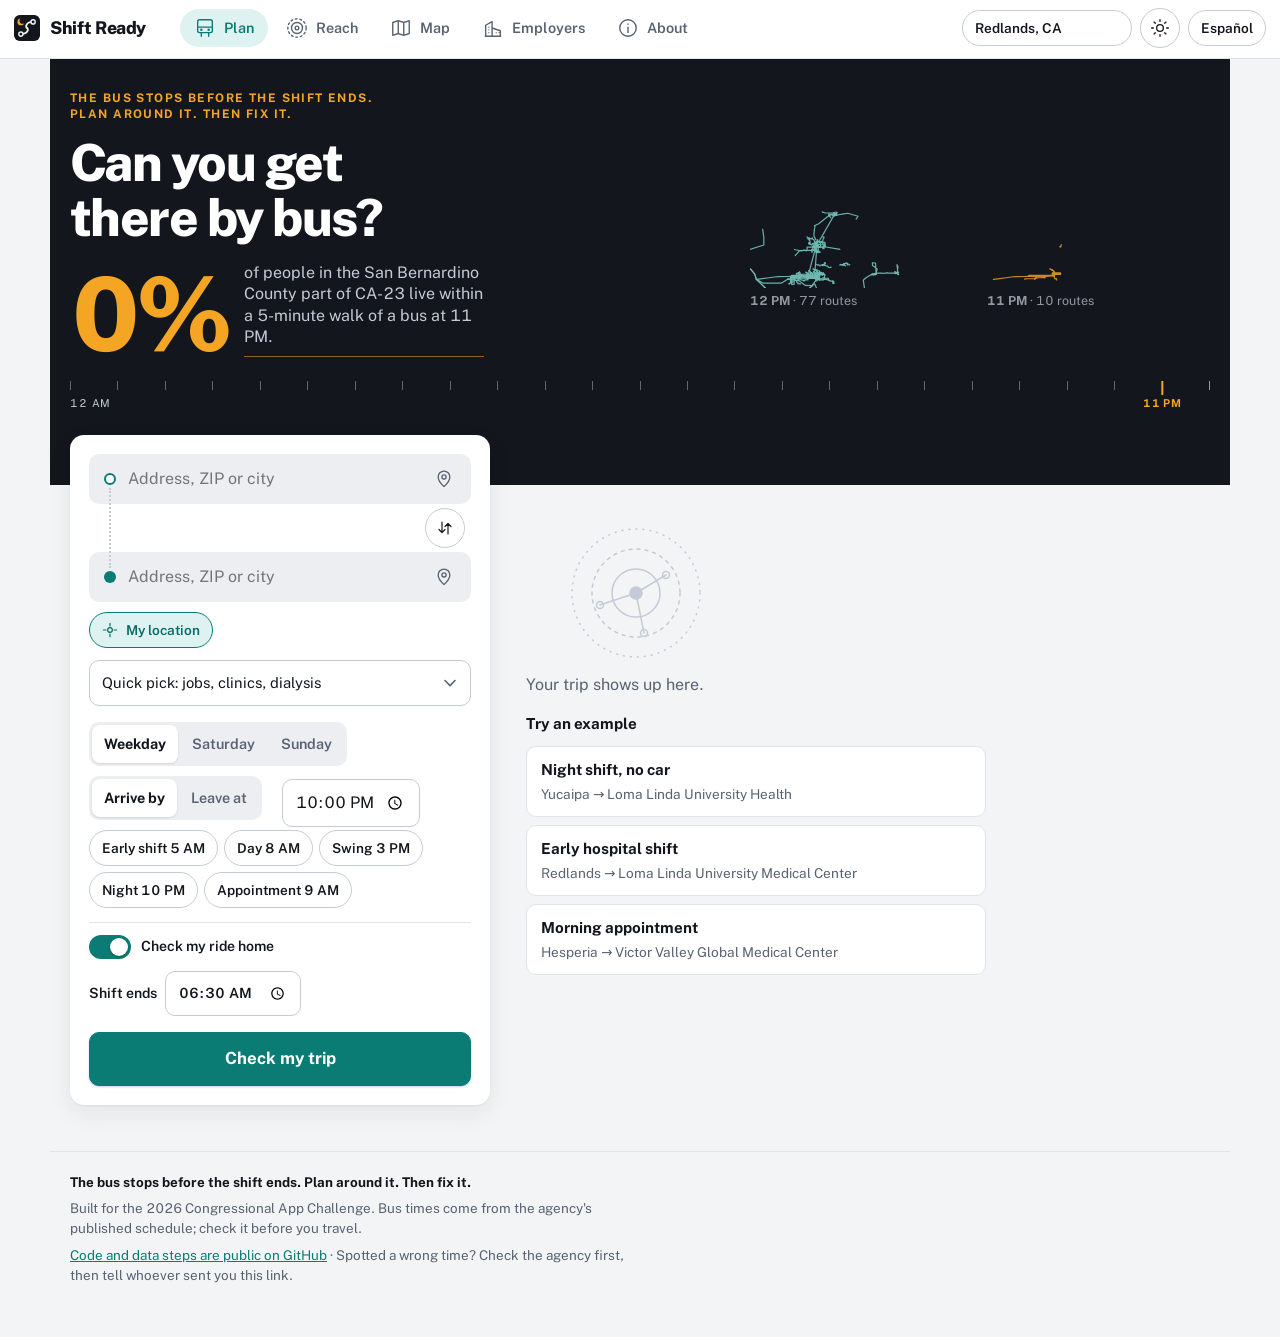
<file: shiftready/web/index.html>
<!doctype html>
<html lang="en">
<head>
<meta charset="utf-8">
<meta name="viewport" content="width=device-width, initial-scale=1, viewport-fit=cover">
<title>Shift Ready · The bus stops before the shift ends</title>
<meta http-equiv="Content-Security-Policy" content="default-src 'self'; script-src 'self'; style-src 'self' 'unsafe-inline'; img-src 'self' data: https://tile.openstreetmap.org https://*.tile.openstreetmap.org; connect-src 'self' https://nominatim.openstreetmap.org https://api.open-meteo.com https://air-quality-api.open-meteo.com; font-src 'self'; worker-src 'self'; manifest-src 'self'; base-uri 'self'; form-action 'none'">
<meta name="description" content="The bus stops before the shift ends. Plan around it, then fix it: check a trip against the real schedule, see where service disappears, and send a ready-made request for more.">
<link rel="preload" href="vendor/fonts/public-sans.woff2" as="font" type="font/woff2" crossorigin>
<link rel="manifest" href="manifest.webmanifest">
<meta name="theme-color" content="#13171d">
<meta name="mobile-web-app-capable" content="yes">
<meta name="apple-mobile-web-app-capable" content="yes">
<meta name="apple-mobile-web-app-title" content="Shift Ready">
<meta name="apple-mobile-web-app-status-bar-style" content="black-translucent">
<link rel="apple-touch-icon" href="icons/apple-touch-icon.png">
<link rel="icon" type="image/svg+xml" href="logo.svg">
<script src="js/theme.js"></script>
<link rel="stylesheet" href="vendor/leaflet.css">
<link rel="stylesheet" href="css/style.css">
</head>
<body>
<noscript><p style="padding:16px">Shift Ready needs JavaScript. / Shift Ready necesita JavaScript.</p></noscript>
<a class="skip" href="#main" data-i18n="skip">Skip to content</a>
<header class="top">
  <a class="brand" href="./" aria-label="Shift Ready"><svg class="mark" viewBox="0 0 64 64" width="26" height="26" aria-hidden="true"><rect width="64" height="64" rx="14" fill="currentColor"/><path d="M17 47C36 47 36 33 32 32 28 31 28 17 47 17" fill="none" stroke="var(--bg)" stroke-width="4.5" stroke-linecap="round"/><circle cx="17" cy="47" r="5.2" fill="currentColor" stroke="var(--bg)" stroke-width="3.4"/><circle cx="47" cy="17" r="5.2" fill="currentColor" stroke="var(--bg)" stroke-width="3.4"/><circle class="moon" cx="17" cy="17" r="8.5"/><circle cx="21.2" cy="14" r="7.6" fill="currentColor"/></svg><span class="name">Shift Ready</span></a>
  <nav class="tabbar" aria-label="Main">
  <button data-tab="plan" aria-current="page"><span class="ico"><svg viewBox="0 0 24 24" width="22" height="22" fill="none" stroke="currentColor" stroke-width="1.5" stroke-linecap="round" stroke-linejoin="round" aria-hidden="true"><rect x="4" y="3" width="16" height="14" rx="2"/><path d="M4 11h16M8 21v-4M16 21v-4"/><circle cx="8" cy="14" r=".6"/><circle cx="16" cy="14" r=".6"/></svg></span><span data-i18n="nav.plan">Plan</span></button>
  <button data-tab="reach"><span class="ico"><svg viewBox="0 0 24 24" width="22" height="22" fill="none" stroke="currentColor" stroke-width="1.5" stroke-linecap="round" aria-hidden="true"><circle cx="12" cy="12" r="2"/><circle cx="12" cy="12" r="6"/><circle cx="12" cy="12" r="10" stroke-dasharray="2 3"/></svg></span><span data-i18n="nav.reach">Reach</span></button>
  <button data-tab="map"><span class="ico"><svg viewBox="0 0 24 24" width="22" height="22" fill="none" stroke="currentColor" stroke-width="1.5" stroke-linejoin="round" aria-hidden="true"><path d="M9 4 3 6v14l6-2 6 2 6-2V4l-6 2-6-2zM9 4v14M15 6v14"/></svg></span><span data-i18n="nav.map">Map</span></button>
  <button data-tab="city"><span class="ico"><svg viewBox="0 0 24 24" width="22" height="22" fill="none" stroke="currentColor" stroke-width="1.5" stroke-linejoin="round" aria-hidden="true"><path d="M4 21V9l7-4v16M11 21V12l9 3v6M3 21h18M7 11h1M7 14h1M7 17h1M15 17h1M18 17h1"/></svg></span><span data-i18n="nav.city">Employers</span></button>
  <button data-tab="about"><span class="ico"><svg viewBox="0 0 24 24" width="22" height="22" fill="none" stroke="currentColor" stroke-width="1.5" stroke-linecap="round" aria-hidden="true"><circle cx="12" cy="12" r="9"/><path d="M12 11v6M12 7.5v.5"/></svg></span><span data-i18n="nav.about">About</span></button>
</nav>
  <div class="top-actions">
    <select id="region" class="chip" hidden aria-label="Region"></select>
    <button id="theme" class="iconbtn" type="button" aria-label="Light or dark" data-i18n-aria="theme.aria"><svg class="sun" viewBox="0 0 24 24" width="20" height="20" fill="none" stroke="currentColor" stroke-width="1.6" stroke-linecap="round" aria-hidden="true"><circle cx="12" cy="12" r="4"/><path d="M12 2v2M12 20v2M4.9 4.9l1.4 1.4M17.7 17.7l1.4 1.4M2 12h2M20 12h2M4.9 19.1l1.4-1.4M17.7 6.3l1.4-1.4"/></svg><svg class="moon-i" viewBox="0 0 24 24" width="20" height="20" fill="none" stroke="currentColor" stroke-width="1.6" stroke-linecap="round" stroke-linejoin="round" aria-hidden="true"><path d="M20 14.5A8 8 0 0 1 9.5 4 8 8 0 1 0 20 14.5z"/></svg></button>
    <button id="lang" class="chip" type="button" aria-label="Español / English">ES</button>
  </div>
</header>

<div id="offline" class="notice" role="status" hidden></div>
<main id="main" tabindex="-1">
  <div id="boot" class="skel" aria-busy="true" aria-label="Loading"><i></i><i></i><i></i><i></i></div>
  <!-- PLAN -->
  <section id="tab-plan" class="tab" aria-labelledby="h-plan">
    <div class="hero-band">
      <div class="hero-in">
        <div>
          <p class="slogan" data-i18n="brand.slogan">The bus stops before the shift ends. Plan around it. Then fix it.</p>
          <h1 id="h-plan" data-i18n="plan.title">Can you get there by bus?</h1>
          <p id="hero" class="hero-stat"></p>
        </div>
        <div class="art hero-art" data-art="network"></div>
      </div>
      <div class="ruler" aria-hidden="true"><i class="r-start">12 AM</i><i class="r-at">11 PM</i></div>
    </div>
    <div class="split">
    <div class="pane-form">
    <div id="saved" class="saved" hidden></div>
    <form id="plan-form" class="card route-card" autocomplete="off" novalidate>
      <div class="route-fields">
        <div class="rf"><span class="rdot from" aria-hidden="true"></span>
          <input id="from" type="text" placeholder="From: address, ZIP or city" data-i18n-ph="plan.from_ph" aria-label="From">
          <button type="button" id="pick-from" class="iconbtn flat" data-i18n-aria="plan.pick_map" aria-label="Pick on map"><svg viewBox="0 0 24 24" width="20" height="20" fill="none" stroke="currentColor" stroke-width="1.6" stroke-linecap="round" stroke-linejoin="round" aria-hidden="true"><path d="M12 21s7-6.2 7-11.5A7 7 0 0 0 5 9.5C5 14.8 12 21 12 21z"/><circle cx="12" cy="9.5" r="2.5"/></svg></button>
        </div>
        <button type="button" id="swap" class="iconbtn swap" data-i18n-aria="plan.swap" aria-label="Swap"><svg viewBox="0 0 24 24" width="18" height="18" fill="none" stroke="currentColor" stroke-width="1.6" stroke-linecap="round" stroke-linejoin="round" aria-hidden="true"><path d="M8 4v14M4 14l4 4 4-4M16 20V6M12 10l4-4 4 4"/></svg></button>
        <div class="rf"><span class="rdot to" aria-hidden="true"></span>
          <input id="to" type="text" placeholder="To: address, ZIP or city" data-i18n-ph="plan.to_ph" list="dest-list" aria-label="To">
          <datalist id="dest-list"></datalist>
          <button type="button" id="pick-to" class="iconbtn flat" data-i18n-aria="plan.pick_map" aria-label="Pick on map"><svg viewBox="0 0 24 24" width="20" height="20" fill="none" stroke="currentColor" stroke-width="1.6" stroke-linecap="round" stroke-linejoin="round" aria-hidden="true"><path d="M12 21s7-6.2 7-11.5A7 7 0 0 0 5 9.5C5 14.8 12 21 12 21z"/><circle cx="12" cy="9.5" r="2.5"/></svg></button>
        </div>
      </div>
      <div class="locrow"><button type="button" id="loc" class="chip locchip"><svg viewBox="0 0 24 24" width="16" height="16" fill="none" stroke="currentColor" stroke-width="1.8" stroke-linecap="round" aria-hidden="true"><circle cx="12" cy="12" r="3.5"/><path d="M12 2v4M12 18v4M2 12h4M18 12h4"/></svg><span data-i18n="plan.use_loc">Use my location</span></button><span id="loc-msg" class="loc-msg" role="status" hidden></span></div>
      <select id="to-quick" aria-label="Quick pick"></select>

      <fieldset class="field when">
        <legend class="sr-only" data-i18n="plan.when">When</legend>
        <div class="seg" role="radiogroup" aria-label="Day">
          <label><input type="radio" name="day" value="weekday" checked><span data-i18n="day.weekday">Weekday</span></label>
          <label><input type="radio" name="day" value="saturday"><span data-i18n="day.saturday">Saturday</span></label>
          <label><input type="radio" name="day" value="sunday"><span data-i18n="day.sunday">Sunday</span></label>
        </div>
        <div class="row gap wrap">
          <div class="seg" role="radiogroup" aria-label="Time type">
            <label><input type="radio" name="mode" value="arrive" checked><span data-i18n="plan.arrive_by">Arrive by</span></label>
            <label><input type="radio" name="mode" value="depart"><span data-i18n="plan.leave_at">Leave at</span></label>
          </div>
          <input id="time" type="time" value="22:00" aria-label="Time">
        </div>
        <div class="chips" id="presets"></div>
      </fieldset>

      <div class="home-row">
        <label class="switch"><input type="checkbox" id="want-home" checked><span class="track" aria-hidden="true"></span><span data-i18n="plan.home_too">Check my ride home</span></label>
        <label class="endt"><span data-i18n="plan.ends">Shift ends</span><input id="end-time" type="time" value="06:30"></label>
      </div>

      <button type="submit" class="btn primary big" data-i18n="plan.go">Check my trip</button>
    </form>
    </div>
    <div class="pane-result"><div id="plan-result" aria-live="polite"><div class="empty art-empty"><div class="art" data-art="reach"></div><p data-i18n="plan.waiting">Your trip shows up here.</p><div id="examples" class="examples"></div></div></div></div>
    </div>
  </section>

  <!-- REACH -->
  <section id="tab-reach" class="tab" hidden aria-labelledby="h-reach">
    <h1 id="h-reach" data-i18n="reach.title">How far can you get by bus?</h1>
    
    <div class="grid-map">
    <div class="card g-ctl">
      <div class="field">
        <label for="r-from" data-i18n="plan.from">Starting from</label>
        <div class="row"><input id="r-from" type="text" placeholder="Address, ZIP or city" data-i18n-ph="plan.from_ph">
          <button type="button" id="r-loc" class="btn ghost" data-i18n="plan.use_loc">Use my location</button></div>
        <p class="small" data-i18n="reach.tap">Or tap the map.</p>
      </div>
      <div class="row gap wrap">
        <select id="r-day" aria-label="Day" style="width:auto"></select>
        <input id="r-time" type="time" value="06:00" aria-label="Time">
        <select id="r-budget" aria-label="Travel time" style="width:auto"></select>
        <button type="button" id="r-go" class="btn primary" data-i18n="reach.go">Show reach</button>
      </div>
      <div class="chips" id="r-presets" style="margin-top:10px"></div>
    </div>
    <div class="g-map"><div id="reach-map" role="application" aria-label="Reach map"></div>
    <p id="r-legend" class="small"></p></div>
    <div class="card g-out" id="r-out" aria-live="polite"><div class="empty art-empty"><div class="art" data-art="reach"></div><p data-i18n="reach.empty">Choose a starting point to see what you can reach.</p></div></div>
    </div>
  </section>

  <!-- MAP -->
  <section id="tab-map" class="tab tab-map" hidden aria-labelledby="h-map">
    <h1 id="h-map" class="sr-only" data-i18n="map.title">Where the buses stop running</h1>
    <div class="map-shell">
      <div id="map" role="application" aria-label="Map"></div>
      <form id="m-search-form" class="map-search" role="search">
        <input id="m-search" type="text" placeholder="Search an address" data-i18n-ph="map.search" aria-label="Search an address">
        <button type="button" id="m-locate" class="iconbtn" aria-label="My location"><svg viewBox="0 0 24 24" width="20" height="20" fill="none" stroke="currentColor" stroke-width="1.5" stroke-linecap="round" aria-hidden="true"><circle cx="12" cy="12" r="3.5"/><path d="M12 2v4M12 18v4M2 12h4M18 12h4"/></svg></button>
      </form>
      <div id="m-toast" class="toast" role="status" hidden></div>
      <button type="button" id="m-back" class="btn primary sm back" hidden data-i18n="map.back">← Back to my trip</button>
      <div class="map-panel">
        <p class="mp-prompt" data-i18n="map.prompt">Where can you ride at this hour? Move the slider.</p>
        <form id="m-emp-form" class="m-emp" role="search" hidden>
          <input id="m-emp" list="m-emp-list" type="search" autocomplete="off" placeholder="Find an employer" data-i18n-ph="map.emp_search" aria-label="Find an employer">
          <datalist id="m-emp-list"></datalist>
        </form>
        <div class="mp-head">
          <div class="seg small" role="radiogroup" aria-label="Day">
            <label><input type="radio" name="mday" value="weekday" checked><span data-i18n="day.weekday">Weekday</span></label>
            <label><input type="radio" name="mday" value="saturday"><span data-i18n="day.saturday">Saturday</span></label>
            <label><input type="radio" name="mday" value="sunday"><span data-i18n="day.sunday">Sunday</span></label>
          </div>
          <output id="hour-label" class="big-num">10 PM</output>
        </div>
        <div class="mp-time"><button type="button" id="m-play" class="iconbtn" aria-label="Play"></button>
          <input id="hour" type="range" min="0" max="23" value="22" aria-label="Hour of day"></div>
        <output id="hour-sub" class="mp-sub" aria-live="polite"></output>
        <div id="map-stats" class="stats"></div>
        <ul class="lg" aria-label="How to read the map">
          <li><i class="sw sw-ok"></i><span data-i18n="map.lg_ok">Neighborhood within a 5-minute walk of a running bus</span></li>
          <li><i class="sw sw-lost"></i><span data-i18n="map.lg_lost">Had a bus at noon, none now</span></li>
          <li><i class="sw sw-none"></i><span data-i18n="map.lg_none">No bus at noon either</span></li>
          <li><i class="sw sw-run"></i><span data-i18n="map.lg_run">Bus stop with a bus running now</span></li>
          <li><i class="sw sw-off"></i><span data-i18n="map.lg_off">Bus stop with no bus now</span></li>
          <li id="lg-trip" hidden><i class="sw sw-trip"></i><span data-i18n="map.lg_trip">Your trip</span></li>
          <li id="lg-reach" hidden><i class="sw sw-reach"></i><span>Reachable within an hour</span></li>
          <li id="lg-nodata" hidden><i class="sw sw-nodata"></i><span data-i18n="map.lg_nodata">Not measured: no neighborhood or stop data loaded here</span></li>
        </ul>
        <details class="mp-layers" id="layers-d"><summary data-i18n="map.layers_sum">Layers (what to show)</summary>
          <div id="layers" class="chips layerchips" role="group" aria-label="Layers"></div></details>
        <div class="row gap wrap mp-views"><button type="button" id="m-busy" class="btn ghost sm" data-i18n="map.busy">Zoom to where the buses are</button><button type="button" id="m-whole" class="btn ghost sm" data-i18n="map.whole">Show the whole district</button></div>
        <div class="row gap wrap mp-share">
          <button type="button" id="m-share" class="btn ghost sm" data-i18n="map.share_btn">Copy link to this view</button>
          <button type="button" id="m-print" class="btn ghost sm" data-i18n="map.print_btn">Print or save as PDF</button>
        </div>
        <details class="mp-more" id="m-table"><summary data-i18n="map.table_sum">Table instead of map</summary><div id="m-table-out"></div></details>
        <details class="mp-more"><summary data-i18n="map.more">More</summary><div id="health"></div><div id="curve"></div></details>
      </div>
      <div id="map-loading" class="map-loading" role="status" data-i18n="map.loading">Loading the map…</div>
    </div>
  </section>

  <!-- CITY / EMPLOYERS -->
  <section id="tab-city" class="tab" hidden aria-labelledby="h-city">
    <h1 id="h-city" data-i18n="city.title">For employers and cities</h1>
    <p class="scope small" id="city-scope"></p>
    <div class="dec-grid">
      <div class="decision" id="decision"></div>
      <div class="acts-block" id="actions"></div>
    </div>
    <div class="swap-block" id="startswap"></div>
    <div class="agency-block" id="agency"></div>
    <h2 class="ev-h2" data-i18n="city.more">More evidence</h2>
    <div class="evidence">
      <details class="ev" id="ev-employers"><summary></summary><div class="ev-body" id="employers"></div></details>
      <details class="ev" id="ev-gaps"><summary></summary><div class="ev-body" id="gaps"></div></details>
      <details class="ev" id="ev-whatif"><summary></summary><div class="ev-body" id="whatif"></div></details>
      <details class="ev" id="ev-cities"><summary></summary><div class="ev-body" id="cities"></div></details>
      <details class="ev" id="ev-compare"><summary></summary><div class="ev-body" id="compare"></div></details>
      <details class="ev" id="ev-van"><summary></summary><div class="ev-body" id="vanpool"></div></details>
    </div>
  </section>

  <!-- ABOUT -->
  <section id="tab-about" class="tab" hidden aria-labelledby="h-about">
    <h1 id="h-about" data-i18n="about.title">How this works, and its limits</h1>
    <div id="about"></div>
  </section>
</main>

<footer class="site-foot">
  <p class="foot-slogan" data-i18n="brand.slogan">The bus stops before the shift ends. Plan around it. Then fix it.</p>
  <p data-i18n="foot.a">Built for the 2026 Congressional App Challenge. Bus times come from the agency's published schedule; check it before you travel.</p>
  <p><a href="https://github.com/palashraks-afk/ShiftReady" data-i18n="foot.code">Code and data steps are public on GitHub</a> · <span data-i18n="foot.wrong">Spotted a wrong time? Check the agency first, then tell whoever sent you this link.</span></p>
</footer>
<div id="install" class="install" hidden><button type="button" id="install-btn" class="btn primary sm" data-i18n="install.btn">Install the app</button><span id="install-ios" class="small" data-i18n="install.ios" hidden>On iPhone: tap Share, then Add to Home Screen.</span></div>
<div id="brief" class="print-only" aria-hidden="true"></div>

<dialog id="request-dlg" aria-labelledby="req-title">
  <form method="dialog" class="dlg">
    <h2 id="req-title" data-i18n="req.title">Ask for better service</h2>
    <p class="small" data-i18n="req.note">Edit this, then send it from your own email. Nothing is sent from this app.</p>
    <label for="req-to" data-i18n="req.to">To</label>
    <input id="req-to" type="text">
    <label for="req-subj" data-i18n="req.subj">Subject</label>
    <input id="req-subj" type="text">
    <label for="req-body" data-i18n="req.body">Message</label>
    <textarea id="req-body" rows="12"></textarea>
    <div class="row gap wrap">
      <button type="button" id="req-copy" class="btn ghost" data-i18n="req.copy">Copy</button>
      <a id="req-mail" class="btn primary" href="#" data-i18n="req.mail">Open in email</a>
      <button value="close" class="btn ghost" data-i18n="req.close">Close</button>
    </div>
  </form>
</dialog>



<script src="vendor/leaflet.js"></script>
<script src="js/i18n.js"></script>
<script src="js/planner.js"></script>
<script src="js/data.js"></script>
<script src="js/impact.js"></script>
<script src="js/geocode.js"></script>
<script src="js/art.js"></script>
<script src="js/ui-plan.js"></script>
<script src="js/ui-map.js"></script>
<script src="js/ui-reach.js"></script>
<script src="js/ui-city.js"></script>
<script src="js/app.js"></script>
</body>
</html>
</file>
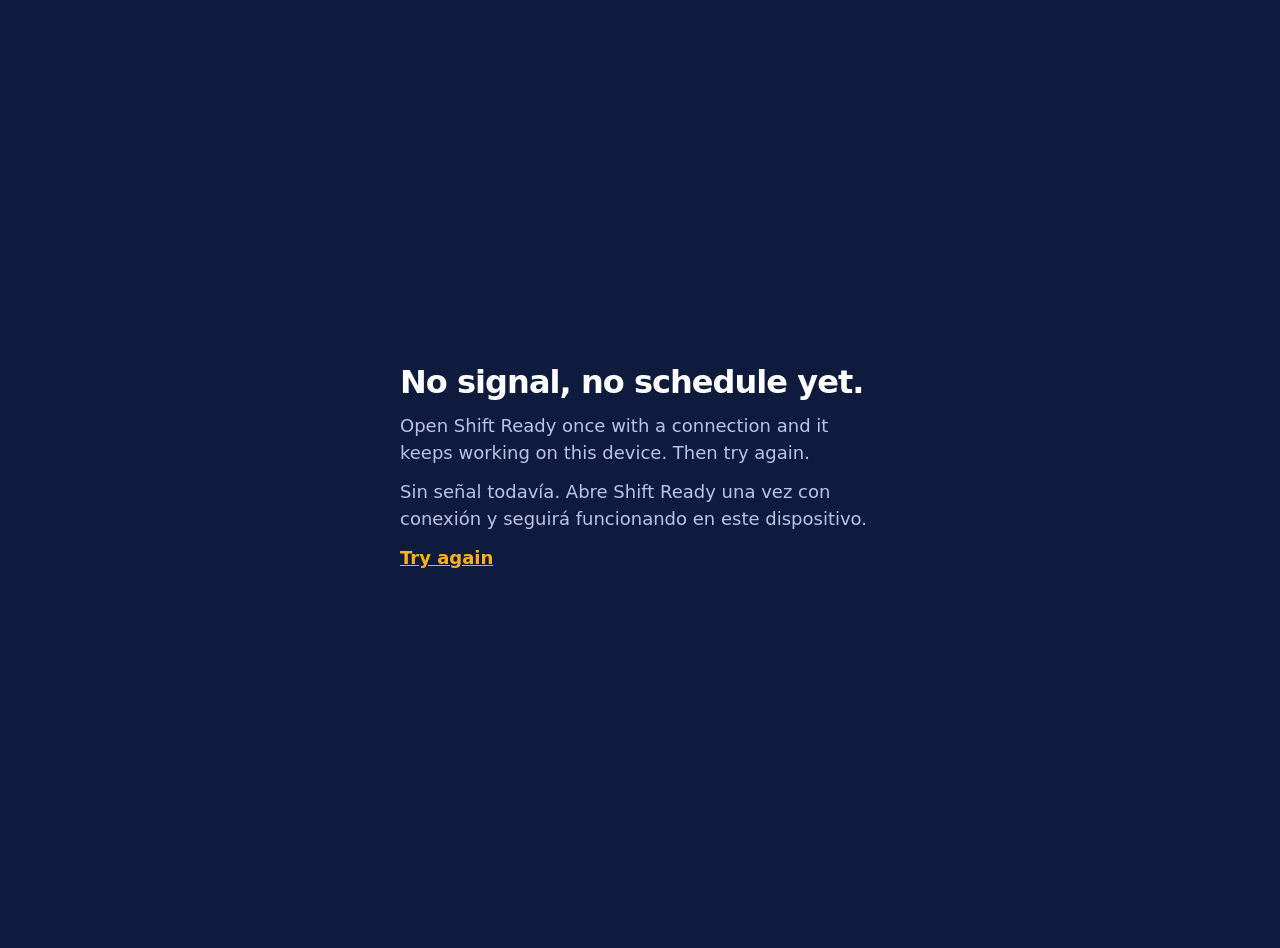
<file: shiftready/web/offline.html>
<!doctype html>
<html lang="en"><head><meta charset="utf-8"><meta name="viewport" content="width=device-width, initial-scale=1">
<title>Offline · Shift Ready</title>
<style>
body{margin:0;min-height:100vh;display:grid;place-items:center;background:#0f1b3d;color:#fff;font:18px/1.5 "Public Sans",system-ui,sans-serif;padding:24px}
main{max-width:30rem}h1{font-size:2rem;line-height:1.1;margin:0 0 12px;letter-spacing:-.03em}p{margin:0 0 12px;color:#b9c5e6}a{color:#ffb020;font-weight:700}
</style></head><body><main>
<h1>No signal, no schedule yet.</h1>
<p>Open Shift Ready once with a connection and it keeps working on this device. Then try again.</p>
<p>Sin señal todavía. Abre Shift Ready una vez con conexión y seguirá funcionando en este dispositivo.</p>
<p><a href="./">Try again</a></p>
</main></body></html>
</file>
<file: shiftready/web/vendor/leaflet.css>
/* required styles */

.leaflet-pane,
.leaflet-tile,
.leaflet-marker-icon,
.leaflet-marker-shadow,
.leaflet-tile-container,
.leaflet-pane > svg,
.leaflet-pane > canvas,
.leaflet-zoom-box,
.leaflet-image-layer,
.leaflet-layer {
	position: absolute;
	left: 0;
	top: 0;
	}
.leaflet-container {
	overflow: hidden;
	}
.leaflet-tile,
.leaflet-marker-icon,
.leaflet-marker-shadow {
	-webkit-user-select: none;
	   -moz-user-select: none;
	        user-select: none;
	  -webkit-user-drag: none;
	}
/* Prevents IE11 from highlighting tiles in blue */
.leaflet-tile::selection {
	background: transparent;
}
/* Safari renders non-retina tile on retina better with this, but Chrome is worse */
.leaflet-safari .leaflet-tile {
	image-rendering: -webkit-optimize-contrast;
	}
/* hack that prevents hw layers "stretching" when loading new tiles */
.leaflet-safari .leaflet-tile-container {
	width: 1600px;
	height: 1600px;
	-webkit-transform-origin: 0 0;
	}
.leaflet-marker-icon,
.leaflet-marker-shadow {
	display: block;
	}
/* .leaflet-container svg: reset svg max-width decleration shipped in Joomla! (joomla.org) 3.x */
/* .leaflet-container img: map is broken in FF if you have max-width: 100% on tiles */
.leaflet-container .leaflet-overlay-pane svg {
	max-width: none !important;
	max-height: none !important;
	}
.leaflet-container .leaflet-marker-pane img,
.leaflet-container .leaflet-shadow-pane img,
.leaflet-container .leaflet-tile-pane img,
.leaflet-container img.leaflet-image-layer,
.leaflet-container .leaflet-tile {
	max-width: none !important;
	max-height: none !important;
	width: auto;
	padding: 0;
	}

.leaflet-container img.leaflet-tile {
	/* See: https://bugs.chromium.org/p/chromium/issues/detail?id=600120 */
	mix-blend-mode: plus-lighter;
}

.leaflet-container.leaflet-touch-zoom {
	-ms-touch-action: pan-x pan-y;
	touch-action: pan-x pan-y;
	}
.leaflet-container.leaflet-touch-drag {
	-ms-touch-action: pinch-zoom;
	/* Fallback for FF which doesn't support pinch-zoom */
	touch-action: none;
	touch-action: pinch-zoom;
}
.leaflet-container.leaflet-touch-drag.leaflet-touch-zoom {
	-ms-touch-action: none;
	touch-action: none;
}
.leaflet-container {
	-webkit-tap-highlight-color: transparent;
}
.leaflet-container a {
	-webkit-tap-highlight-color: rgba(51, 181, 229, 0.4);
}
.leaflet-tile {
	filter: inherit;
	visibility: hidden;
	}
.leaflet-tile-loaded {
	visibility: inherit;
	}
.leaflet-zoom-box {
	width: 0;
	height: 0;
	-moz-box-sizing: border-box;
	     box-sizing: border-box;
	z-index: 800;
	}
/* workaround for https://bugzilla.mozilla.org/show_bug.cgi?id=888319 */
.leaflet-overlay-pane svg {
	-moz-user-select: none;
	}

.leaflet-pane         { z-index: 400; }

.leaflet-tile-pane    { z-index: 200; }
.leaflet-overlay-pane { z-index: 400; }
.leaflet-shadow-pane  { z-index: 500; }
.leaflet-marker-pane  { z-index: 600; }
.leaflet-tooltip-pane   { z-index: 650; }
.leaflet-popup-pane   { z-index: 700; }

.leaflet-map-pane canvas { z-index: 100; }
.leaflet-map-pane svg    { z-index: 200; }

.leaflet-vml-shape {
	width: 1px;
	height: 1px;
	}
.lvml {
	behavior: url(#default#VML);
	display: inline-block;
	position: absolute;
	}


/* control positioning */

.leaflet-control {
	position: relative;
	z-index: 800;
	pointer-events: visiblePainted; /* IE 9-10 doesn't have auto */
	pointer-events: auto;
	}
.leaflet-top,
.leaflet-bottom {
	position: absolute;
	z-index: 1000;
	pointer-events: none;
	}
.leaflet-top {
	top: 0;
	}
.leaflet-right {
	right: 0;
	}
.leaflet-bottom {
	bottom: 0;
	}
.leaflet-left {
	left: 0;
	}
.leaflet-control {
	float: left;
	clear: both;
	}
.leaflet-right .leaflet-control {
	float: right;
	}
.leaflet-top .leaflet-control {
	margin-top: 10px;
	}
.leaflet-bottom .leaflet-control {
	margin-bottom: 10px;
	}
.leaflet-left .leaflet-control {
	margin-left: 10px;
	}
.leaflet-right .leaflet-control {
	margin-right: 10px;
	}


/* zoom and fade animations */

.leaflet-fade-anim .leaflet-popup {
	opacity: 0;
	-webkit-transition: opacity 0.2s linear;
	   -moz-transition: opacity 0.2s linear;
	        transition: opacity 0.2s linear;
	}
.leaflet-fade-anim .leaflet-map-pane .leaflet-popup {
	opacity: 1;
	}
.leaflet-zoom-animated {
	-webkit-transform-origin: 0 0;
	    -ms-transform-origin: 0 0;
	        transform-origin: 0 0;
	}
svg.leaflet-zoom-animated {
	will-change: transform;
}

.leaflet-zoom-anim .leaflet-zoom-animated {
	-webkit-transition: -webkit-transform 0.25s cubic-bezier(0,0,0.25,1);
	   -moz-transition:    -moz-transform 0.25s cubic-bezier(0,0,0.25,1);
	        transition:         transform 0.25s cubic-bezier(0,0,0.25,1);
	}
.leaflet-zoom-anim .leaflet-tile,
.leaflet-pan-anim .leaflet-tile {
	-webkit-transition: none;
	   -moz-transition: none;
	        transition: none;
	}

.leaflet-zoom-anim .leaflet-zoom-hide {
	visibility: hidden;
	}


/* cursors */

.leaflet-interactive {
	cursor: pointer;
	}
.leaflet-grab {
	cursor: -webkit-grab;
	cursor:    -moz-grab;
	cursor:         grab;
	}
.leaflet-crosshair,
.leaflet-crosshair .leaflet-interactive {
	cursor: crosshair;
	}
.leaflet-popup-pane,
.leaflet-control {
	cursor: auto;
	}
.leaflet-dragging .leaflet-grab,
.leaflet-dragging .leaflet-grab .leaflet-interactive,
.leaflet-dragging .leaflet-marker-draggable {
	cursor: move;
	cursor: -webkit-grabbing;
	cursor:    -moz-grabbing;
	cursor:         grabbing;
	}

/* marker & overlays interactivity */
.leaflet-marker-icon,
.leaflet-marker-shadow,
.leaflet-image-layer,
.leaflet-pane > svg path,
.leaflet-tile-container {
	pointer-events: none;
	}

.leaflet-marker-icon.leaflet-interactive,
.leaflet-image-layer.leaflet-interactive,
.leaflet-pane > svg path.leaflet-interactive,
svg.leaflet-image-layer.leaflet-interactive path {
	pointer-events: visiblePainted; /* IE 9-10 doesn't have auto */
	pointer-events: auto;
	}

/* visual tweaks */

.leaflet-container {
	background: #ddd;
	outline-offset: 1px;
	}
.leaflet-container a {
	color: #0078A8;
	}
.leaflet-zoom-box {
	border: 2px dotted #38f;
	background: rgba(255,255,255,0.5);
	}


/* general typography */
.leaflet-container {
	font-family: "Helvetica Neue", Arial, Helvetica, sans-serif;
	font-size: 12px;
	font-size: 0.75rem;
	line-height: 1.5;
	}


/* general toolbar styles */

.leaflet-bar {
	box-shadow: 0 1px 5px rgba(0,0,0,0.65);
	border-radius: 4px;
	}
.leaflet-bar a {
	background-color: #fff;
	border-bottom: 1px solid #ccc;
	width: 26px;
	height: 26px;
	line-height: 26px;
	display: block;
	text-align: center;
	text-decoration: none;
	color: black;
	}
.leaflet-bar a,
.leaflet-control-layers-toggle {
	background-position: 50% 50%;
	background-repeat: no-repeat;
	display: block;
	}
.leaflet-bar a:hover,
.leaflet-bar a:focus {
	background-color: #f4f4f4;
	}
.leaflet-bar a:first-child {
	border-top-left-radius: 4px;
	border-top-right-radius: 4px;
	}
.leaflet-bar a:last-child {
	border-bottom-left-radius: 4px;
	border-bottom-right-radius: 4px;
	border-bottom: none;
	}
.leaflet-bar a.leaflet-disabled {
	cursor: default;
	background-color: #f4f4f4;
	color: #bbb;
	}

.leaflet-touch .leaflet-bar a {
	width: 30px;
	height: 30px;
	line-height: 30px;
	}
.leaflet-touch .leaflet-bar a:first-child {
	border-top-left-radius: 2px;
	border-top-right-radius: 2px;
	}
.leaflet-touch .leaflet-bar a:last-child {
	border-bottom-left-radius: 2px;
	border-bottom-right-radius: 2px;
	}

/* zoom control */

.leaflet-control-zoom-in,
.leaflet-control-zoom-out {
	font: bold 18px 'Lucida Console', Monaco, monospace;
	text-indent: 1px;
	}

.leaflet-touch .leaflet-control-zoom-in, .leaflet-touch .leaflet-control-zoom-out  {
	font-size: 22px;
	}


/* layers control */

.leaflet-control-layers {
	box-shadow: 0 1px 5px rgba(0,0,0,0.4);
	background: #fff;
	border-radius: 5px;
	}
.leaflet-control-layers-toggle {
	background-image: url(images/layers.png);
	width: 36px;
	height: 36px;
	}
.leaflet-retina .leaflet-control-layers-toggle {
	background-image: url(images/layers-2x.png);
	background-size: 26px 26px;
	}
.leaflet-touch .leaflet-control-layers-toggle {
	width: 44px;
	height: 44px;
	}
.leaflet-control-layers .leaflet-control-layers-list,
.leaflet-control-layers-expanded .leaflet-control-layers-toggle {
	display: none;
	}
.leaflet-control-layers-expanded .leaflet-control-layers-list {
	display: block;
	position: relative;
	}
.leaflet-control-layers-expanded {
	padding: 6px 10px 6px 6px;
	color: #333;
	background: #fff;
	}
.leaflet-control-layers-scrollbar {
	overflow-y: scroll;
	overflow-x: hidden;
	padding-right: 5px;
	}
.leaflet-control-layers-selector {
	margin-top: 2px;
	position: relative;
	top: 1px;
	}
.leaflet-control-layers label {
	display: block;
	font-size: 13px;
	font-size: 1.08333em;
	}
.leaflet-control-layers-separator {
	height: 0;
	border-top: 1px solid #ddd;
	margin: 5px -10px 5px -6px;
	}

/* Default icon URLs */
.leaflet-default-icon-path { /* used only in path-guessing heuristic, see L.Icon.Default */
	background-image: url(images/marker-icon.png);
	}


/* attribution and scale controls */

.leaflet-container .leaflet-control-attribution {
	background: #fff;
	background: rgba(255, 255, 255, 0.8);
	margin: 0;
	}
.leaflet-control-attribution,
.leaflet-control-scale-line {
	padding: 0 5px;
	color: #333;
	line-height: 1.4;
	}
.leaflet-control-attribution a {
	text-decoration: none;
	}
.leaflet-control-attribution a:hover,
.leaflet-control-attribution a:focus {
	text-decoration: underline;
	}
.leaflet-attribution-flag {
	display: inline !important;
	vertical-align: baseline !important;
	width: 1em;
	height: 0.6669em;
	}
.leaflet-left .leaflet-control-scale {
	margin-left: 5px;
	}
.leaflet-bottom .leaflet-control-scale {
	margin-bottom: 5px;
	}
.leaflet-control-scale-line {
	border: 2px solid #777;
	border-top: none;
	line-height: 1.1;
	padding: 2px 5px 1px;
	white-space: nowrap;
	-moz-box-sizing: border-box;
	     box-sizing: border-box;
	background: rgba(255, 255, 255, 0.8);
	text-shadow: 1px 1px #fff;
	}
.leaflet-control-scale-line:not(:first-child) {
	border-top: 2px solid #777;
	border-bottom: none;
	margin-top: -2px;
	}
.leaflet-control-scale-line:not(:first-child):not(:last-child) {
	border-bottom: 2px solid #777;
	}

.leaflet-touch .leaflet-control-attribution,
.leaflet-touch .leaflet-control-layers,
.leaflet-touch .leaflet-bar {
	box-shadow: none;
	}
.leaflet-touch .leaflet-control-layers,
.leaflet-touch .leaflet-bar {
	border: 2px solid rgba(0,0,0,0.2);
	background-clip: padding-box;
	}


/* popup */

.leaflet-popup {
	position: absolute;
	text-align: center;
	margin-bottom: 20px;
	}
.leaflet-popup-content-wrapper {
	padding: 1px;
	text-align: left;
	border-radius: 12px;
	}
.leaflet-popup-content {
	margin: 13px 24px 13px 20px;
	line-height: 1.3;
	font-size: 13px;
	font-size: 1.08333em;
	min-height: 1px;
	}
.leaflet-popup-content p {
	margin: 17px 0;
	margin: 1.3em 0;
	}
.leaflet-popup-tip-container {
	width: 40px;
	height: 20px;
	position: absolute;
	left: 50%;
	margin-top: -1px;
	margin-left: -20px;
	overflow: hidden;
	pointer-events: none;
	}
.leaflet-popup-tip {
	width: 17px;
	height: 17px;
	padding: 1px;

	margin: -10px auto 0;
	pointer-events: auto;

	-webkit-transform: rotate(45deg);
	   -moz-transform: rotate(45deg);
	    -ms-transform: rotate(45deg);
	        transform: rotate(45deg);
	}
.leaflet-popup-content-wrapper,
.leaflet-popup-tip {
	background: white;
	color: #333;
	box-shadow: 0 3px 14px rgba(0,0,0,0.4);
	}
.leaflet-container a.leaflet-popup-close-button {
	position: absolute;
	top: 0;
	right: 0;
	border: none;
	text-align: center;
	width: 24px;
	height: 24px;
	font: 16px/24px Tahoma, Verdana, sans-serif;
	color: #757575;
	text-decoration: none;
	background: transparent;
	}
.leaflet-container a.leaflet-popup-close-button:hover,
.leaflet-container a.leaflet-popup-close-button:focus {
	color: #585858;
	}
.leaflet-popup-scrolled {
	overflow: auto;
	}

.leaflet-oldie .leaflet-popup-content-wrapper {
	-ms-zoom: 1;
	}
.leaflet-oldie .leaflet-popup-tip {
	width: 24px;
	margin: 0 auto;

	-ms-filter: "progid:DXImageTransform.Microsoft.Matrix(M11=0.70710678, M12=0.70710678, M21=-0.70710678, M22=0.70710678)";
	filter: progid:DXImageTransform.Microsoft.Matrix(M11=0.70710678, M12=0.70710678, M21=-0.70710678, M22=0.70710678);
	}

.leaflet-oldie .leaflet-control-zoom,
.leaflet-oldie .leaflet-control-layers,
.leaflet-oldie .leaflet-popup-content-wrapper,
.leaflet-oldie .leaflet-popup-tip {
	border: 1px solid #999;
	}


/* div icon */

.leaflet-div-icon {
	background: #fff;
	border: 1px solid #666;
	}


/* Tooltip */
/* Base styles for the element that has a tooltip */
.leaflet-tooltip {
	position: absolute;
	padding: 6px;
	background-color: #fff;
	border: 1px solid #fff;
	border-radius: 3px;
	color: #222;
	white-space: nowrap;
	-webkit-user-select: none;
	-moz-user-select: none;
	-ms-user-select: none;
	user-select: none;
	pointer-events: none;
	box-shadow: 0 1px 3px rgba(0,0,0,0.4);
	}
.leaflet-tooltip.leaflet-interactive {
	cursor: pointer;
	pointer-events: auto;
	}
.leaflet-tooltip-top:before,
.leaflet-tooltip-bottom:before,
.leaflet-tooltip-left:before,
.leaflet-tooltip-right:before {
	position: absolute;
	pointer-events: none;
	border: 6px solid transparent;
	background: transparent;
	content: "";
	}

/* Directions */

.leaflet-tooltip-bottom {
	margin-top: 6px;
}
.leaflet-tooltip-top {
	margin-top: -6px;
}
.leaflet-tooltip-bottom:before,
.leaflet-tooltip-top:before {
	left: 50%;
	margin-left: -6px;
	}
.leaflet-tooltip-top:before {
	bottom: 0;
	margin-bottom: -12px;
	border-top-color: #fff;
	}
.leaflet-tooltip-bottom:before {
	top: 0;
	margin-top: -12px;
	margin-left: -6px;
	border-bottom-color: #fff;
	}
.leaflet-tooltip-left {
	margin-left: -6px;
}
.leaflet-tooltip-right {
	margin-left: 6px;
}
.leaflet-tooltip-left:before,
.leaflet-tooltip-right:before {
	top: 50%;
	margin-top: -6px;
	}
.leaflet-tooltip-left:before {
	right: 0;
	margin-right: -12px;
	border-left-color: #fff;
	}
.leaflet-tooltip-right:before {
	left: 0;
	margin-left: -12px;
	border-right-color: #fff;
	}

/* Printing */

@media print {
	/* Prevent printers from removing background-images of controls. */
	.leaflet-control {
		-webkit-print-color-adjust: exact;
		print-color-adjust: exact;
		}
	}
</file>
<file: shiftready/web/css/style.css>
/* Shift Ready.
   Direction: a calm, light app in the manner of the maps people already use, with a deep "night" navy for the one place that needs weight.
   One typeface (Public Sans, the US Web Design System face), soft grey-blue surfaces, hairline borders, one blue for everything you can press,
   amber only for the moon and the big number. Green/amber/red mean data and always come with a shape and a word. */
@font-face { font-family: "Public Sans"; src: url("../vendor/fonts/public-sans.woff2") format("woff2"); font-weight: 100 900; font-display: swap; }

:root {
  --bg: #f3f4f6; --surface: #ffffff; --panel: #eceef2; --ink: #13171d; --muted: #586271; --line: #e0e4ea; --line-strong: #c4cbd6;
  --hero: #13171d; --on-hero: #ffffff; --on-hero-muted: #c3cad6;
  --navy: var(--hero); --on-navy: var(--on-hero); --on-navy-muted: var(--on-hero-muted);
  --primary: #0a7c74; --primary-hover: #086a63; --primary-ink: #ffffff; --primary-soft: #def3f1; --amber: #f5a524;
  --map: #0a7c74; --map-off: #9aa3b0; --bad: #c4312b; --net-a: #7fd6cd;
  --yes: #1a7f37; --yes-bg: #e3f4e8; --maybe: #9a5a00; --maybe-bg: #fdf0d5; --no: #c4312b; --no-bg: #fce8e6;
  --radius: 14px; --radius-sm: 10px; --shadow: 0 1px 2px rgba(19, 23, 29, .06), 0 8px 24px rgba(19, 23, 29, .07);
  --tab: 64px; --wrap: 1180px;
}
:root[data-theme="dark"] {
  --bg: #101215; --surface: #181b20; --panel: #20242b; --ink: #eef0f4; --muted: #9ca5b3; --line: #2a2f38; --line-strong: #3c4452;
  --hero: #1c2128; --on-hero: #ffffff; --on-hero-muted: #b4bcc9;
  --primary: #46c2b8; --primary-hover: #74d6ce; --primary-ink: #06211f; --primary-soft: #14302e; --amber: #f5b544;
  --map: #46c2b8; --map-off: #6d7685; --bad: #ff8d86; --net-a: #7fd6cd;
  --yes: #5ddc93; --yes-bg: #12301f; --maybe: #f1b45f; --maybe-bg: #33270f; --no: #ff8d86; --no-bg: #391a18;
  --shadow: 0 1px 2px rgba(0, 0, 0, .45), 0 8px 24px rgba(0, 0, 0, .4);
}

* { box-sizing: border-box; }
html { -webkit-text-size-adjust: 100%; scroll-behavior: smooth; }
body {
  margin: 0; background: var(--bg); color: var(--ink);
  font: 400 16px/1.5 "Public Sans", system-ui, -apple-system, "Segoe UI", sans-serif; font-variant-numeric: tabular-nums;
  padding-bottom: calc(var(--tab) + 28px);
}
@media (prefers-reduced-motion: reduce) { html { scroll-behavior: auto; } }
.skip { position: absolute; left: -999px; } .skip:focus { left: 8px; top: 8px; background: var(--surface); padding: 8px 12px; z-index: 99; border-radius: 8px; box-shadow: var(--shadow); }
.sr-only { position: absolute; width: 1px; height: 1px; overflow: hidden; clip: rect(0 0 0 0); white-space: nowrap; }
h1 { font-size: clamp(1.9rem, 5.4vw, 2.7rem); line-height: 1.08; margin: 0 0 14px; font-weight: 800; letter-spacing: -0.03em; text-wrap: balance; }
h2 { font-size: 1.12rem; margin: 0 0 8px; font-weight: 700; letter-spacing: -0.01em; line-height: 1.25; }
h3 { font-size: .95rem; margin: 18px 0 6px; font-weight: 700; }
p { margin: 0 0 10px; }
.small { font-size: .85rem; color: var(--muted); }
a { color: var(--primary); }
.wide { grid-column: 1 / -1; }

/* header: logo, tabs, language. On a phone the tabs move to the bottom. */
.top { position: sticky; top: 0; z-index: 900; background: var(--surface); border-bottom: 1px solid var(--line);
  display: flex; align-items: center; gap: 16px; padding: 10px 20px; }
.brand { display: flex; align-items: center; gap: 10px; color: var(--ink); text-decoration: none; font-weight: 800; font-size: 1.1rem; letter-spacing: -0.02em; white-space: nowrap; }
.mark { color: var(--ink); display: block; flex: none; }
.top-actions { display: flex; gap: 8px; align-items: center; margin-left: auto; }

.tabbar { position: fixed; left: 0; right: 0; bottom: 0; height: var(--tab); background: var(--surface); border-top: 1px solid var(--line);
  display: grid; grid-template-columns: repeat(5, 1fr); z-index: 1000; padding-bottom: env(safe-area-inset-bottom); }
.tabbar button { border: 0; background: none; color: var(--muted); font: inherit; font-size: .72rem; font-weight: 600; display: flex; flex-direction: column;
  align-items: center; justify-content: center; gap: 3px; cursor: pointer; position: relative; }
.tabbar .ico { display: block; line-height: 0; }
.tabbar button[aria-current=page] { color: var(--primary); }
.tabbar button[aria-current=page]::before { content: ""; position: absolute; top: 0; left: 24%; right: 24%; height: 3px; background: var(--primary); border-radius: 0 0 3px 3px; }

main { max-width: var(--wrap); margin: 0 auto; padding: 0 20px; outline: none; }
.tab[hidden] { display: none; }
.tab { animation: fade .22s ease-out; }
@keyframes fade { from { opacity: 0; transform: translateY(3px); } to { opacity: 1; transform: none; } }
@media (prefers-reduced-motion: reduce) { .tab { animation: none; } }
.page-h { padding: 26px 0 6px; }

/* the night band: weight, one number, one picture */
.hero-band { background: var(--navy); color: var(--on-navy); margin: 0 -20px; padding: 30px 20px 74px; }
.hero-in { max-width: var(--wrap); margin: 0 auto; display: flex; align-items: center; justify-content: space-between; gap: 24px; }
.hero-band h1 { margin-bottom: 18px; max-width: 16ch; }
.hero-stat { margin: 0; display: flex; align-items: baseline; gap: 14px; max-width: 34rem; color: var(--on-navy-muted); font-size: 1.02rem; line-height: 1.35; }
.hero-stat b { font-size: clamp(2.6rem, 9vw, 4.2rem); line-height: .9; color: var(--amber); letter-spacing: -0.05em; font-weight: 800; flex: none; }
.hero-art { color: var(--on-navy-muted); opacity: .85; flex: none; display: none; }
.hero-art svg { color: inherit; margin: 0; width: 240px; height: auto; }
.split { margin-top: -50px; }

.card { background: var(--surface); border: 1px solid var(--line); border-radius: var(--radius); padding: 18px 20px 16px; margin: 0 0 16px; }
.field { margin: 0 0 14px; border: 0; padding: 0; min-width: 0; }
label, legend { display: block; font-weight: 600; font-size: .88rem; margin: 0 0 5px; padding: 0; }
input[type=text], input[type=time], select, textarea {
  width: 100%; font: inherit; color: var(--ink); background: var(--surface); border: 1px solid var(--line-strong);
  border-radius: var(--radius-sm); padding: 10px 12px; min-height: 46px;
}
textarea { resize: vertical; }
input[type=time] { width: auto; min-width: 8.5rem; }
select { appearance: none; background-image: url("data:image/svg+xml,%3Csvg xmlns='http://www.w3.org/2000/svg' width='12' height='8' viewBox='0 0 12 8'%3E%3Cpath d='M1 1.5 6 6.5 11 1.5' fill='none' stroke='%23566277' stroke-width='1.6' stroke-linecap='round'/%3E%3C/svg%3E"); background-repeat: no-repeat; background-position: right 14px center; padding-right: 36px; }
input:focus-visible, select:focus-visible, textarea:focus-visible, button:focus-visible, a:focus-visible, summary:focus-visible { outline: 3px solid color-mix(in srgb, var(--primary) 45%, transparent); outline-offset: 1px; }
.row { display: flex; gap: 8px; align-items: center; } .row.wrap { flex-wrap: wrap; } .row.gap { gap: 12px; }
.row > input[type=text] { flex: 1; min-width: 0; }

/* the route card: two stops joined by a line, like every directions screen people know */
.route-card { box-shadow: var(--shadow); border-color: transparent; padding: 18px; }
.route-fields { display: grid; gap: 6px; position: relative; margin-bottom: 10px; }
.route-fields::before { content: ""; position: absolute; left: 20px; top: 34px; bottom: 34px; border-left: 2px dotted var(--line-strong); }
.rf { display: flex; align-items: center; gap: 8px; background: var(--panel); border: 1px solid transparent; border-radius: var(--radius-sm); padding: 0 6px 0 14px; transition: border-color .15s, background-color .15s, box-shadow .15s; }
.rf:focus-within { background: var(--surface); border-color: var(--primary); box-shadow: 0 0 0 3px color-mix(in srgb, var(--primary) 18%, transparent); }
.rf input { border: 0; background: transparent; padding: 10px 4px; min-height: 48px; }
.rf input:focus-visible { outline: none; }
.rdot { width: 12px; height: 12px; border-radius: 50%; flex: none; }
.rdot.from { border: 2.5px solid var(--primary); background: var(--surface); }
.rdot.to { background: var(--primary); }
.swap { justify-self: end; margin: -2px 6px -2px 0; width: 32px; height: 32px; z-index: 1; }
#to-quick { margin-bottom: 16px; font-size: .92rem; }
.iconbtn { display: inline-flex; align-items: center; justify-content: center; width: 40px; height: 40px; border: 1px solid var(--line-strong); background: var(--surface); color: var(--ink); border-radius: 50%; cursor: pointer; flex: none; transition: background-color .15s, transform .12s, border-color .15s; }
.iconbtn:hover { background: var(--primary-soft); border-color: var(--primary); color: var(--primary); } .iconbtn:active { transform: scale(.94); }
.iconbtn.flat { border-color: transparent; background: transparent; color: var(--muted); }
.when { margin-bottom: 14px; }
.when .seg { margin: 0 8px 10px 0; }

.seg { display: inline-flex; background: var(--panel); border-radius: var(--radius-sm); padding: 3px; gap: 2px; }
.seg label { margin: 0; font-weight: 600; font-size: .9rem; }
.seg input { position: absolute; opacity: 0; pointer-events: none; }
.seg span { display: block; white-space: nowrap; padding: 8px 12px; min-height: 38px; cursor: pointer; border-radius: 8px; color: var(--muted); transition: background-color .15s, color .15s, box-shadow .15s; }
.seg span:hover { color: var(--ink); }
.seg input:checked + span { background: var(--surface); color: var(--ink); font-weight: 700; box-shadow: 0 1px 2px rgba(15, 23, 42, .12); }
.seg input:focus-visible + span { outline: 3px solid color-mix(in srgb, var(--primary) 45%, transparent); }
.seg.small span { padding: 6px 10px; min-height: 34px; font-size: .85rem; }

.chips { display: flex; gap: 6px; flex-wrap: wrap; }
.chips button { font: inherit; font-size: .85rem; font-weight: 600; border: 1px solid var(--line-strong); background: var(--surface); color: var(--ink); border-radius: 999px; padding: 6px 12px; min-height: 36px; cursor: pointer; transition: border-color .15s, background-color .15s, transform .12s; }
.chips button:hover { border-color: var(--primary); background: var(--primary-soft); } .chips button:active { transform: scale(.97); }

.home-row { display: flex; align-items: center; justify-content: space-between; gap: 12px; flex-wrap: wrap; padding: 12px 0 16px; border-top: 1px solid var(--line); margin-top: 4px; }
.switch { display: inline-flex; align-items: center; gap: 10px; margin: 0; font-weight: 600; cursor: pointer; }
.switch input { position: absolute; opacity: 0; width: 1px; height: 1px; }
.switch .track { width: 42px; height: 24px; border-radius: 999px; background: var(--line-strong); position: relative; transition: background-color .18s; flex: none; }
.switch .track::after { content: ""; position: absolute; left: 3px; top: 3px; width: 18px; height: 18px; border-radius: 50%; background: #fff; box-shadow: 0 1px 2px rgba(0,0,0,.3); transition: transform .18s cubic-bezier(.3,.7,.3,1); }
.switch input:checked + .track { background: var(--primary); } .switch input:checked + .track::after { transform: translateX(18px); }
.switch input:focus-visible + .track { outline: 3px solid color-mix(in srgb, var(--primary) 45%, transparent); outline-offset: 2px; }
.endt { display: flex; align-items: center; gap: 8px; margin: 0; font-weight: 600; } .endt input { min-height: 40px; }
.endt[hidden], #end-time[hidden] { display: none; }

.btn { font: inherit; font-weight: 700; border-radius: var(--radius-sm); padding: 10px 18px; min-height: 46px; border: 1px solid var(--line-strong);
  background: var(--surface); color: var(--ink); cursor: pointer; text-decoration: none; display: inline-flex; align-items: center; justify-content: center; gap: 8px;
  transition: background-color .15s, border-color .15s, transform .12s, box-shadow .15s; }
.btn:hover { background: var(--panel); } .btn:active { transform: translateY(1px) scale(.99); }
.btn.primary { background: var(--primary); color: var(--primary-ink); border-color: var(--primary); box-shadow: 0 1px 2px rgba(36, 87, 245, .3); }
.btn.primary:hover { background: var(--primary-hover); border-color: var(--primary-hover); }
.btn.ghost { background: transparent; }
.btn.big { width: 100%; font-size: 1.05rem; min-height: 54px; }
.btn.sm { min-height: 36px; padding: 6px 12px; font-size: .88rem; }
.btn[disabled] { opacity: .65; cursor: progress; }
.link { background: none; border: 0; color: var(--primary); font: inherit; font-weight: 600; padding: 6px 0; cursor: pointer; }
.link:hover { text-decoration: underline; }
.chip { font: inherit; font-weight: 600; font-size: .85rem; border: 1px solid var(--line-strong); background: var(--surface); color: var(--ink); border-radius: 999px; padding: 5px 12px; min-height: 36px; cursor: pointer; }
select.chip { padding-right: 30px; max-width: 170px; }

.saved { display: flex; gap: 8px; flex-wrap: wrap; margin-bottom: 12px; }
.saved .chip-saved { display: inline-flex; align-items: center; gap: 8px; background: var(--surface); border: 1px solid var(--line-strong); border-radius: 999px; padding: 6px 14px 6px 10px; font: inherit; font-weight: 600; font-size: .88rem; cursor: pointer; color: var(--ink); box-shadow: var(--shadow); }
.saved .chip-saved:hover { border-color: var(--primary); }
.saved .chip-saved svg { color: var(--primary); }
.saved .x { background: none; border: 0; color: var(--muted); cursor: pointer; font-size: 1.1rem; padding: 0 4px; min-width: 36px; min-height: 36px; }

/* verdict */
.verdict { padding: 16px 18px; margin: 0 0 14px; border-radius: var(--radius); border: 1px solid; position: relative; overflow: hidden; }
.verdict::before { content: ""; position: absolute; left: 0; top: 0; bottom: 0; width: 6px; background: currentColor; }
.verdict .tag { font-size: 1.55rem; font-weight: 800; display: flex; align-items: center; gap: 12px; letter-spacing: -0.02em; }
.verdict .icon { width: 30px; height: 30px; display: inline-flex; align-items: center; justify-content: center; font-weight: 800; color: #fff; flex: none; font-size: 1rem; }
.verdict .sub { margin: 8px 0 0; color: var(--ink); }
.verdict.yes { background: var(--yes-bg); border-color: color-mix(in srgb, var(--yes) 35%, transparent); color: var(--yes); } .verdict.yes .icon { background: var(--yes); border-radius: 50%; }
.verdict.maybe { background: var(--maybe-bg); border-color: color-mix(in srgb, var(--maybe) 35%, transparent); color: var(--maybe); } .verdict.maybe .icon { background: var(--maybe); border-radius: 7px; }
.verdict.no { background: var(--no-bg); border-color: color-mix(in srgb, var(--no) 35%, transparent); color: var(--no); } .verdict.no .icon { background: var(--no); border-radius: 4px; transform: rotate(45deg); width: 26px; height: 26px; }
.verdict.no .icon span { transform: rotate(-45deg); display: inline-block; }

.kv { display: grid; grid-template-columns: repeat(auto-fit, minmax(110px, 1fr)); gap: 8px; margin: 4px 0 8px; }
.kv div { background: var(--panel); border-radius: var(--radius-sm); padding: 10px 12px; }
.kv b { display: block; font-size: 1.3rem; letter-spacing: -0.02em; font-weight: 700; }
.kv span { color: var(--muted); font-size: .8rem; }

.steps { list-style: none; padding: 0; margin: 4px 0 0; }
.steps li { display: grid; grid-template-columns: 78px 1fr; gap: 10px; padding: 8px 0; }
.steps .t { font-weight: 700; font-size: .92rem; padding-top: 2px; }
.steps .what { padding-left: 14px; border-left: 3px dotted var(--line-strong); }
.steps li.bus .what { border-left: 5px solid var(--rc, var(--primary)); }
.steps .what small { color: var(--muted); display: block; font-size: .83rem; }
.route { display: inline-block; min-width: 2.3em; text-align: center; padding: 0 7px; margin-right: 6px; font-weight: 800; border-radius: 6px; background: var(--rc, var(--primary)); color: var(--rt, #fff); line-height: 1.55; }
.route.sm { min-width: 1.9em; padding: 0 5px; font-size: .78rem; margin: 0 4px 4px 0; }
.badge { display: inline-block; padding: 1px 8px; border-radius: 999px; font-size: .76rem; font-weight: 700; background: var(--primary-soft); color: var(--primary); }
.badge.warn { background: var(--maybe-bg); color: var(--maybe); } .badge.bad { background: var(--no-bg); color: var(--no); }
.notice { background: var(--primary-soft); border-radius: var(--radius-sm); padding: 11px 14px; margin: 10px 0 14px; font-size: .9rem; }
.notice.floating { position: absolute; z-index: 600; left: 12px; right: 12px; top: 66px; margin: 0; background: var(--surface); box-shadow: var(--shadow); }
.empty { color: var(--muted); padding: 14px 0; }
.art-empty { text-align: left; padding: 30px 0 10px; }
.art svg { display: block; color: var(--line-strong); max-width: 100%; height: auto; margin-bottom: 10px; }
.pad-top { padding-top: 8px; }

/* shift strip */
.strip-row { display: grid; grid-template-columns: repeat(10, 1fr); gap: 4px; margin: 10px 0 6px; }
.cell { font: inherit; border: 1px solid var(--line); background: var(--surface); color: var(--ink); padding: 7px 0 6px; cursor: pointer; border-radius: 8px; display: flex; flex-direction: column; align-items: center; gap: 2px; transition: transform .12s, border-color .15s; }
.cell i { font-style: normal; font-size: .95rem; line-height: 1; }
.cell span { font-size: .66rem; color: var(--muted); }
.cell.yes { background: var(--yes-bg); border-color: color-mix(in srgb, var(--yes) 40%, transparent); } .cell.yes i { color: var(--yes); }
.cell.maybe { background: var(--maybe-bg); border-color: color-mix(in srgb, var(--maybe) 40%, transparent); } .cell.maybe i { color: var(--maybe); }
.cell.no { background: var(--no-bg); border-color: color-mix(in srgb, var(--no) 35%, transparent); } .cell.no i { color: var(--no); }
.cell.now { outline: 2px solid var(--ink); outline-offset: 1px; }
.cell:hover { transform: translateY(-1px); } .cell:active { transform: scale(.96); }
.cell-key.yes { color: var(--yes); } .cell-key.maybe { color: var(--maybe); } .cell-key.no { color: var(--no); }
.legend { margin-top: 4px; }

/* week view */
.week { display: grid; gap: 6px; margin-top: 8px; }
.week-row { display: grid; grid-template-columns: 90px 1fr 1fr; gap: 8px; align-items: center; background: var(--panel); border-radius: var(--radius-sm); padding: 8px 12px; font-size: .9rem; }
.week-row b { font-weight: 700; }
.vi { display: inline-flex; align-items: center; gap: 6px; font-weight: 600; }
.vi i { font-style: normal; } .vi.yes { color: var(--yes); } .vi.maybe { color: var(--maybe); } .vi.no { color: var(--no); }

.big-num { font-size: 1.9rem; font-weight: 800; margin-left: auto; letter-spacing: -0.03em; }
input[type=range] { width: 100%; height: 36px; accent-color: var(--primary); }
.stats { display: grid; grid-template-columns: repeat(3, 1fr); gap: 8px; margin-top: 10px; }
.stat { background: var(--panel); border-radius: var(--radius-sm); padding: 10px 12px; }
.stat b { font-size: 1.45rem; display: block; letter-spacing: -0.02em; }
.stat span { color: var(--muted); font-size: .78rem; line-height: 1.25; display: block; }
.stat.wide { background: none; padding: 4px 0 0; }
.stat .h { font-weight: 700; color: var(--ink); display: block; margin-bottom: 4px; font-size: .85rem; }
ul.plain { list-style: none; padding: 0; margin: 0; display: flex; flex-wrap: wrap; gap: 4px 16px; font-size: .88rem; }
ul.plain .v { font-weight: 700; }
table { width: 100%; border-collapse: collapse; font-size: .9rem; }
th, td { text-align: left; padding: 8px 8px 8px 0; border-bottom: 1px solid var(--line); vertical-align: top; }
th { color: var(--muted); font-weight: 600; font-size: .74rem; text-transform: uppercase; letter-spacing: .04em; }
td.num, th.num { text-align: right; }
.bar { height: 10px; background: var(--primary); min-width: 2px; border-radius: 5px; }
.barrow { display: grid; grid-template-columns: 84px 1fr 48px; gap: 8px; align-items: center; margin: 3px 0; white-space: nowrap; font-size: .88rem; }
.barrow.best .bar { background: var(--yes); }
svg text { fill: var(--muted); font: 11px "Public Sans", sans-serif; }
.cols { display: block; }
details.faq { border-top: 1px solid var(--line); padding: 10px 0; }
details.faq summary { cursor: pointer; font-weight: 700; padding: 4px 0; }
details.faq p { margin: 6px 0 4px; max-width: 60ch; color: var(--muted); }
.tldr { font-size: 1.2rem; line-height: 1.5; max-width: 52ch; margin: 0 0 26px; font-weight: 500; letter-spacing: -0.01em; }

/* maps: one shape for both */
#map, #reach-map { height: 420px; border-radius: var(--radius); border: 1px solid var(--line); overflow: hidden; }
.leaflet-tile-pane { filter: grayscale(1) contrast(.88) brightness(1.08); }
:root[data-theme="dark"] .leaflet-tile-pane { filter: invert(1) hue-rotate(180deg) grayscale(.9) brightness(.78) contrast(.9); }
.leaflet-popup-content-wrapper { border-radius: 12px; background: var(--surface); color: var(--ink); box-shadow: var(--shadow); }
.leaflet-popup-tip { background: var(--surface); }
.leaflet-container { font-family: "Public Sans", system-ui, sans-serif; }
.leaflet-control-attribution { font-size: 10px; }
.leaflet-bar { border: 0 !important; box-shadow: var(--shadow) !important; border-radius: 10px; overflow: hidden; }
.leaflet-bar a { color: var(--ink) !important; background: var(--surface) !important; border-bottom-color: var(--line) !important; }
.pop-routes { margin: 6px 0 4px; }
.spot-h { display: flex; align-items: center; gap: 8px; font-weight: 800; font-size: 1rem; }
.dot { width: 12px; height: 12px; display: inline-block; flex: none; }
.dot.on { background: var(--yes); border-radius: 50%; } .dot.off { background: var(--no); transform: rotate(45deg); border-radius: 2px; }
.spot p { margin: 6px 0; }
.tab-map { margin: 0 -20px; }
.map-shell { position: relative; }
.tab-map #map { height: 60vh; min-height: 380px; border-radius: 0; border-left: 0; border-right: 0; }
.map-search { position: absolute; top: 12px; left: 12px; right: 12px; z-index: 500; display: flex; gap: 8px; }
.map-search input { box-shadow: var(--shadow); border-color: transparent; }
.map-search .iconbtn { box-shadow: var(--shadow); width: 46px; height: 46px; border-radius: var(--radius-sm); }
.toast { position: absolute; z-index: 600; left: 50%; top: 70px; transform: translateX(-50%); background: var(--ink); color: var(--surface); padding: 8px 14px; border-radius: 999px; font-size: .88rem; }
.map-panel { background: var(--surface); padding: 14px 20px 18px; border-bottom: 1px solid var(--line); }
.mp-head { display: flex; align-items: center; gap: 10px; flex-wrap: wrap; }
.mp-time { display: flex; align-items: center; gap: 10px; margin: 8px 0 2px; }
.mp-time input[type=range] { flex: 1; }
.mp-time .iconbtn { background: var(--primary); color: var(--primary-ink); border-color: var(--primary); }
.mp-time .iconbtn:hover { background: var(--primary-hover); color: var(--primary-ink); }
.layerchips { margin: 10px 0 4px; }
.tog { font: inherit; font-size: .82rem; font-weight: 600; border: 1px solid var(--line-strong); background: var(--surface); color: var(--ink); border-radius: 999px; padding: 6px 12px; min-height: 34px; cursor: pointer; transition: background-color .15s, border-color .15s, color .15s; }
.tog:hover { border-color: var(--primary); }
.tog[aria-pressed=true] { background: var(--primary); color: var(--primary-ink); border-color: var(--primary); }
details.mp-more summary { cursor: pointer; font-weight: 700; padding: 8px 0; font-size: .9rem; }

/* About: the problem in numbers */
.problem { background: var(--navy); color: var(--on-navy); border-radius: var(--radius); padding: 26px 24px; margin: 0 0 20px; }
.problem h2 { font-size: clamp(1.4rem, 4vw, 2rem); letter-spacing: -0.03em; font-weight: 800; margin: 0 0 14px; max-width: 24ch; text-wrap: balance; }
.problem p { color: var(--on-navy-muted); max-width: 62ch; }
.problem .pgrid { display: grid; grid-template-columns: repeat(auto-fit, minmax(200px, 1fr)); gap: 14px 24px; margin-top: 18px; }
.problem .pgrid div { border-top: 1px solid rgba(255,255,255,.18); padding-top: 12px; }
.problem .pgrid b { display: block; color: var(--on-navy); font-size: .8rem; text-transform: uppercase; letter-spacing: .06em; margin-bottom: 4px; }
.problem .pgrid span { color: var(--on-navy-muted); font-size: .92rem; }
.flow { display: grid; grid-template-columns: repeat(auto-fit, minmax(170px, 1fr)); gap: 10px; margin: 6px 0 24px; counter-reset: step; }
.flow div { background: var(--surface); border: 1px solid var(--line); border-radius: var(--radius); padding: 14px 16px; }
.flow div::before { counter-increment: step; content: counter(step); display: inline-flex; width: 24px; height: 24px; align-items: center; justify-content: center; border-radius: 50%; background: var(--primary); color: var(--primary-ink); font-weight: 800; font-size: .8rem; margin-bottom: 8px; }
.flow b { display: block; } .flow span { color: var(--muted); font-size: .88rem; }
.numgrid { display: grid; grid-template-columns: repeat(auto-fit, minmax(220px, 1fr)); gap: 14px; margin: 6px 0 24px; }
.num { background: var(--surface); border: 1px solid var(--line); border-radius: var(--radius); padding: 18px 18px 14px; }
.num b { display: block; font-size: clamp(2.2rem, 6vw, 3rem); line-height: 1; letter-spacing: -0.05em; font-weight: 800; color: var(--primary); }
.num p { margin: 8px 0 4px; font-size: .93rem; max-width: 30ch; }
.num small { color: var(--muted); font-size: .74rem; }
.num.wide2 { grid-column: span 2; }
.spark { display: flex; align-items: flex-end; gap: 2px; height: 56px; margin-top: 10px; }
.spark i { flex: 1; background: var(--line-strong); min-height: 2px; border-radius: 2px 2px 0 0; }
.spark i.hi { background: var(--no); }
.hbars { display: grid; gap: 6px; margin-top: 10px; }
.hbars div { display: grid; grid-template-columns: 110px 1fr 40px; gap: 8px; align-items: center; font-size: .85rem; }
.hbars .bar { height: 12px; } .hbars .bar.you { background: var(--no); }
.sec { font-size: 1.15rem; margin: 6px 0 10px; }
.logo-card { display: flex; gap: 20px; align-items: center; flex-wrap: wrap; background: var(--surface); border: 1px solid var(--line); border-radius: var(--radius); padding: 18px 20px; margin-bottom: 16px; }
.logo-card img { width: 80px; height: 80px; border-radius: 18px; }

dialog { border: 0; border-radius: 18px; background: var(--surface); color: var(--ink); max-width: 640px; width: calc(100% - 24px); padding: 0; box-shadow: 0 24px 64px rgba(0,0,0,.35); }
dialog::backdrop { background: rgba(7, 13, 31, .6); }
.dlg { padding: 20px; display: grid; gap: 6px; } .dlg label { margin-top: 6px; }

.skel { display: grid; gap: 14px; padding: 24px 0; }
.skel i { display: block; height: 16px; border-radius: 8px; background: linear-gradient(90deg, var(--panel) 25%, var(--line) 37%, var(--panel) 63%); background-size: 400% 100%; animation: shimmer 1.4s ease infinite; }
.skel i:first-child { height: 44px; width: 60%; }
@keyframes shimmer { 0% { background-position: 100% 0; } 100% { background-position: 0 0; } }
@media (prefers-reduced-motion: reduce) { .skel i { animation: none; } }
#offline { max-width: var(--wrap); margin: 8px auto; }
.stagger > * { animation: rise .32s cubic-bezier(.2,.7,.2,1) both; }
.stagger > *:nth-child(2) { animation-delay: .05s; } .stagger > *:nth-child(3) { animation-delay: .1s; } .stagger > *:nth-child(4) { animation-delay: .15s; } .stagger > *:nth-child(n+5) { animation-delay: .2s; }
@keyframes rise { from { opacity: 0; transform: translateY(6px); } to { opacity: 1; transform: none; } }
@media (prefers-reduced-motion: reduce) { .stagger > * { animation: none; } * { transition: none !important; } }
::selection { background: var(--primary); color: var(--primary-ink); }

.site-foot { max-width: var(--wrap); margin: 30px auto 0; padding: 20px 20px 28px; border-top: 1px solid var(--line); font-size: .84rem; color: var(--muted); display: grid; gap: 6px; }
.site-foot p { margin: 0; max-width: 70ch; }
.print-only { display: none; }

/* desktop: tabs move into the header, the form sits beside its answer, the map gets the whole width */
@media (min-width: 900px) {
  body { padding-bottom: 24px; }
  .tabbar { position: static; height: auto; background: none; border: 0; display: flex; gap: 4px; padding: 0; margin-left: 18px; }
  .tabbar button { flex-direction: row; gap: 8px; font-size: .9rem; padding: 8px 14px; border-radius: 999px; }
  .tabbar button:hover { background: var(--panel); color: var(--ink); }
  .tabbar button[aria-current=page] { background: var(--primary-soft); color: var(--primary); }
  .tabbar button[aria-current=page]::before { display: none; }
  .hero-art { display: block; }
  .split { display: grid; grid-template-columns: minmax(360px, 420px) minmax(0, 1fr); gap: 0 36px; align-items: start; }
  .pane-form { position: sticky; top: 76px; }
  .pane-result { padding-top: 58px; }
  .grid-map { display: grid; grid-template-columns: minmax(0, 1fr) 400px; gap: 0 28px; align-items: start; grid-template-areas: "map ctl" "map out"; }
  .g-map { grid-area: map; position: sticky; top: 76px; } .g-ctl { grid-area: ctl; } .g-out { grid-area: out; }
  #map, #reach-map { height: calc(100vh - 110px); min-height: 480px; }
  .cols { columns: 2; column-gap: 20px; } .cols .card { break-inside: avoid; }
  #about { columns: 2; column-gap: 20px; } #about .card, #about .num, #about .logo-card { break-inside: avoid; }
  #about .problem, #about #numbers, #about .tldr, #about .flow { column-span: all; }
  .tab-map #map { height: calc(100vh - 62px); border-radius: 0; }
  .map-search { left: 428px; right: auto; width: 360px; }
  .map-panel { position: absolute; z-index: 500; top: 12px; left: 12px; width: 400px; max-height: calc(100% - 24px); overflow: auto; border: 1px solid var(--line); border-radius: var(--radius); box-shadow: var(--shadow); }
}
@media (min-width: 1500px) { .cols { columns: 3; } }
@media (max-width: 520px) {
  .top { padding: 8px 14px; gap: 8px; } .brand .name { font-size: 1rem; }
  main { padding: 0 14px; } .hero-band { margin: 0 -14px; padding: 22px 14px 62px; } .tab-map { margin: 0 -14px; }
  .stats { gap: 6px; } .stat { padding: 8px; } .stat b { font-size: 1.15rem; } .stat span { font-size: .7rem; }
  .strip-row { grid-template-columns: repeat(5, 1fr); }
  .steps li { grid-template-columns: 68px 1fr; } .week-row { grid-template-columns: 74px 1fr 1fr; padding: 8px; font-size: .84rem; }
  .num.wide2 { grid-column: auto; }
}
@media print {
  body > *:not(#brief) { display: none !important; }
  .print-only { display: block !important; color: #000; background: #fff; padding: 0; }
  body { background: #fff; padding: 0; }
  #brief h1 { font-size: 20pt; color: #000; } #brief { font-size: 10.5pt; }
}

.actions { display: flex; gap: 8px; flex-wrap: wrap; margin: 4px 0 12px; }
.actions .btn { min-height: 42px; }
.actions .btn.primary { flex: 1 1 100%; min-height: 48px; }

.locrow { display: flex; align-items: center; gap: 10px; flex-wrap: wrap; margin: 0 0 12px; }
.locchip { gap: 8px; display: inline-flex; align-items: center; color: var(--primary-hover); border-color: var(--primary); background: var(--primary-soft); }
.locchip:hover { background: var(--primary); color: var(--primary-ink); }
.locchip[disabled] { opacity: .6; cursor: progress; }
.loc-msg { font-size: .85rem; color: var(--muted); flex: 1 1 200px; }
.loc-msg.warn { color: var(--maybe); } .loc-msg.ok { color: var(--yes); }

details.fold > summary { list-style: none; cursor: pointer; display: flex; align-items: center; justify-content: space-between; gap: 12px; }
details.fold > summary::-webkit-details-marker { display: none; }
details.fold > summary h2 { margin: 0; }
details.fold > summary::after { content: ""; width: 9px; height: 9px; border-right: 2px solid var(--muted); border-bottom: 2px solid var(--muted); transform: rotate(45deg); transition: transform .2s; flex: none; margin-right: 4px; }
details.fold[open] > summary::after { transform: rotate(-135deg); }
details.fold[open] > summary { margin-bottom: 8px; }
.examples { display: grid; gap: 8px; margin-top: 16px; max-width: 460px; }
.examples h3 { margin: 0 0 2px; color: var(--ink); }
.example { text-align: left; font: inherit; background: var(--surface); border: 1px solid var(--line); border-radius: var(--radius-sm); padding: 12px 14px; cursor: pointer; display: grid; gap: 2px; transition: border-color .15s, transform .12s, box-shadow .15s; }
.example { color: var(--ink); } .example b { font-size: .95rem; } .example span { color: var(--muted); font-size: .85rem; }
.example:hover { border-color: var(--primary); box-shadow: var(--shadow); } .example:active { transform: scale(.99); }

.emp-pin i { display: block; width: 16px; height: 16px; background: var(--amber, #ffb020); border: 2.5px solid #0f1b3d; border-radius: 3px; box-shadow: 0 1px 3px rgba(0,0,0,.4); }
.hbar { display: inline-flex; gap: 1px; align-items: stretch; height: 14px; vertical-align: middle; }
.hbar i { width: 5px; background: var(--line-strong); border-radius: 1px; } .hbar i.on { background: var(--primary); }
.back { position: absolute; z-index: 600; left: 50%; bottom: 16px; transform: translateX(-50%); box-shadow: var(--shadow); }
@media (min-width: 900px) { .back { left: calc(50% + 200px); } }

.netpair { display: grid; grid-template-columns: 1fr 1fr; gap: 14px; }
.netpair figure { margin: 0; } .netpair svg { width: 100%; height: auto; display: block; }
.netpair figcaption { font-size: .78rem; margin-top: 4px; opacity: .85; }
.hero-art { max-width: 460px; width: 46%; }
.hero-art .netpair svg { color: var(--net-a); opacity: 1; margin: 0; }
.hero-art .netpair figure:last-child svg { color: var(--amber); }
@media (max-width: 899px) { .hero-art { display: none; } }
.problem .netpair { margin-top: 18px; max-width: 520px; } .problem .netpair svg { color: var(--net-a); } .problem .netpair figure:last-child svg { color: var(--amber); }

.hero-art .netpair svg { width: 100%; }
.emp-list, .city-list { list-style: none; padding: 0; margin: 8px 0 0; }
.emp-list li { display: flex; justify-content: space-between; gap: 16px; padding: 12px 0; border-top: 1px solid var(--line); flex-wrap: wrap; }
.emp-main { display: grid; gap: 3px; min-width: 0; flex: 1 1 260px; } .emp-main b { font-size: .98rem; }
.emp-side { display: grid; gap: 4px; align-content: start; text-align: right; flex: 1 1 240px; min-width: 0; max-width: 100%; }
.emp-side .row { justify-content: flex-end; }
.city-list li { display: grid; grid-template-columns: 1fr minmax(120px, 36%) auto; gap: 12px; align-items: center; padding: 10px 0; border-top: 1px solid var(--line); }
.city-list li > div:first-child { display: grid; gap: 2px; min-width: 0; } .city-list .small { font-size: .78rem; }
.city-bar { display: flex; align-items: center; gap: 8px; } .city-bar .bar { height: 12px; max-width: 100%; flex: 0 1 auto; } .city-bar .bar.low { background: var(--no); } .city-bar b { font-size: .95rem; min-width: 38px; }
@media (max-width: 520px) { .city-list li { grid-template-columns: 1fr auto; } .city-list .city-bar { grid-column: 1 / -1; } .emp-side { text-align: left; } .emp-side .row { justify-content: flex-start; } }
.srcs { columns: 2; column-gap: 24px; padding-left: 18px; margin: 6px 0 0; font-size: .88rem; } .srcs li { break-inside: avoid; margin-bottom: 6px; } .srcs a { display: inline-block; padding: 4px 0; }
.empabout .emp-mini { display: grid; gap: 6px; margin-top: 10px; }
.empabout .emp-mini div { display: grid; grid-template-columns: minmax(150px, 1.2fr) auto 1fr; gap: 10px; align-items: center; font-size: .88rem; border-top: 1px solid var(--line); padding-top: 6px; }

.tablewrap { overflow-x: auto; -webkit-overflow-scrolling: touch; margin: 0 -2px; }
@media (max-width: 520px) { .empabout .emp-mini div { grid-template-columns: 1fr; gap: 4px; } .hbar i { width: 4px; } th { font-size: .68rem; } }

[hidden] { display: none !important; }

.slogan { margin: 0 0 12px; color: var(--amber); font-weight: 700; font-size: .82rem; letter-spacing: .09em; text-transform: uppercase; max-width: 40ch; line-height: 1.35; }
.foot-slogan { font-weight: 700; color: var(--ink); }

.install { max-width: var(--wrap); margin: 0 auto; padding: 0 20px 20px; display: flex; gap: 12px; align-items: center; }

.mark .moon { fill: var(--amber); }
#theme svg { display: block; }
:root[data-theme="dark"] #theme .sun, :root:not([data-theme="dark"]) #theme .moon-i { display: none; }

/* region picker and weather icons */
#region { max-width: 190px; font-size: .85rem; }
@media (max-width: 420px) { #region { max-width: 136px; text-overflow: ellipsis; } }
.kv .ico { display: block; margin-bottom: 2px; color: var(--primary); }

/* weather where you wait: one compact row under the verdict */
.cond { display: flex; flex-wrap: wrap; align-items: center; gap: 6px 16px; margin: 10px 0; padding: 10px 14px; border: 1px solid var(--line); border-radius: 12px; background: var(--surface); font-size: .92rem; }
.cond .ct { font-weight: 700; flex: 1 0 100%; font-size: .8rem; letter-spacing: .04em; text-transform: uppercase; color: var(--muted); }
.cond .ci { display: inline-flex; align-items: center; gap: 6px; }
.cond .ci b { font-size: 1.05rem; }
.cond .cn { flex: 1 0 100%; font-size: .78rem; color: var(--muted); }
.cond .dot { width: 10px; height: 10px; border-radius: 50%; background: var(--maybe); flex: none; }
.cond .dot.danger, .cond .dot.extreme_danger { background: var(--no); }
.cond .dot.cold { background: var(--primary); }
.cond .ico { color: var(--primary); }

#situations .sit { padding: 10px 0; border-top: 1px solid var(--line); }
#situations .sit:first-of-type { border-top: 0; }

/* trip summary: one line, not a row of equal tiles */
.trip-line { display: flex; align-items: flex-end; gap: 14px; margin: 4px 0 2px; }
.trip-line .tl { display: flex; flex-direction: column; }
.trip-line small { color: var(--muted); font-size: .78rem; text-transform: uppercase; letter-spacing: .04em; }
.trip-line b { font-size: 1.9rem; line-height: 1.1; font-variant-numeric: tabular-nums; }
.trip-line .tl-arrow { font-size: 1.4rem; color: var(--primary); padding-bottom: 4px; }
.trip-meta { margin: 2px 0 12px; color: var(--muted); }

/* ===== hand-finished layer =====
   One spacing scale, a few card roles instead of one box repeated, shapes drawn in CSS rather than typed as glyphs. */
:root { --s1: 4px; --s2: 8px; --s3: 12px; --s4: 16px; --s5: 24px; --s6: 32px; }

/* hero: one local number, set large, with a 24-hour ruler that marks the hour it is about */
.hero-band { padding: var(--s6) 20px 70px; }
.slogan { font-size: .74rem; letter-spacing: .12em; margin-bottom: var(--s3); }
.hero-band h1 { max-width: 12ch; margin-bottom: var(--s4); font-size: clamp(2.1rem, 7vw, 3.2rem); }
.hero-stat { display: grid; grid-template-columns: auto minmax(0, 24ch); align-items: end; gap: 0 var(--s4); font-size: 1rem; line-height: 1.35; }
.hero-stat b { font-size: clamp(3.6rem, 16vw, 6.4rem); letter-spacing: -0.06em; line-height: .82; }
.hero-stat span { padding-bottom: 4px; border-bottom: 1px solid color-mix(in srgb, var(--amber) 55%, transparent); padding-bottom: var(--s2); }
.ruler { position: relative; height: 34px; max-width: var(--wrap); margin: var(--s5) auto 0; font-size: .68rem; letter-spacing: .08em; text-transform: uppercase; color: var(--on-navy-muted); }
.ruler::before { content: ""; position: absolute; left: 0; right: 0; top: 0; height: 9px; background: repeating-linear-gradient(90deg, rgba(255,255,255,.34) 0 1px, transparent 1px calc(100% / 24)); border-right: 1px solid rgba(255,255,255,.34); }
.ruler i { position: absolute; top: 14px; font-style: normal; white-space: nowrap; }
.ruler .r-start { left: 0; }
.ruler .r-at { left: calc(100% * 23 / 24); transform: translateX(-50%); color: var(--amber); font-weight: 700; }
.ruler .r-at::before { content: ""; position: absolute; left: 50%; top: -14px; width: 2px; height: 14px; margin-left: -1px; background: var(--amber); }
@media (max-width: 520px) { .hero-band { padding: var(--s5) 14px 66px; } }

/* the verdict is the loudest thing on the result */
.verdict { padding: var(--s4) var(--s5) var(--s4) calc(var(--s5) + 2px); border-radius: 10px; margin-bottom: var(--s4); }
.verdict::before { width: 8px; }
.verdict .tag { font-size: 1.85rem; }
.verdict .icon { width: 34px; height: 34px; }
.verdict.no .icon { width: 30px; height: 30px; }
.verdict .sub { font-size: 1.05rem; margin-top: var(--s2); max-width: 46ch; }

/* card roles: panels carry the answer; plain sections carry the support; notes carry warnings */
.card.panel { border-radius: 10px; border-color: var(--line-strong); border-top: 3px solid var(--primary); padding: var(--s4) var(--s5) var(--s3); }
.card.plain, details.card.fold { background: none; border: 0; border-top: 1px solid var(--line); border-radius: 0; padding: var(--s4) 0 var(--s3); margin: 0; }
details.card.fold > summary h2, .card.plain > h2 { font-size: 1rem; }
details.card.fold > summary { min-height: 44px; }
details.card.fold > summary:hover h2 { color: var(--primary); }
.card.live { background: none; border: 0; border-left: 3px solid var(--line-strong); border-radius: 0; padding: var(--s1) var(--s3) var(--s1) var(--s4); margin: var(--s4) 0; }
.card.live h2 { font-size: .92rem; margin-bottom: var(--s1); }
.card.live .btn { min-height: 44px; }
.notice { background: none; border-radius: 0; border-left: 4px solid var(--primary); padding: var(--s2) var(--s3) var(--s2) var(--s4); margin: var(--s3) 0; }
.notice.floating { background: var(--surface); border-radius: var(--radius-sm); border-left-width: 4px; }

/* weather: a quiet line of facts, not a box */
.cond { background: none; border: 0; border-top: 1px solid var(--line); border-bottom: 1px solid var(--line); border-radius: 0; padding: var(--s3) 0; margin: 0 0 var(--s4); font-size: .9rem; gap: var(--s1) var(--s4); }
.cond .ct { flex: 0 0 auto; font-size: .7rem; margin-right: var(--s1); align-self: center; }
.cond .ci b { font-size: 1rem; }
.cond .cn { font-size: .72rem; line-height: 1.35; }

/* actions: a distinct area at the end of the answer */
.actions { background: var(--panel); border-radius: 10px; padding: var(--s3); margin: var(--s5) 0 var(--s4); gap: var(--s2); }
.actions .btn { min-height: 44px; }
.actions .btn.ghost { background: var(--surface); }

/* the trip: times on the left, a line you can follow, a dot where you board */
.steps li { padding: var(--s2) 0; }
.steps .what { position: relative; }
.steps li.bus .what::before { content: ""; position: absolute; left: -11px; top: 5px; width: 15px; height: 15px; border-radius: 50%; background: var(--surface); border: 3px solid var(--rc, var(--primary)); }
.steps li:not(.bus) .what { color: var(--muted); }
.steps li:not(.bus) .what small { color: var(--muted); }
.route { border-radius: 5px; box-shadow: inset 0 0 0 1px rgba(0, 0, 0, .22); }
.trip-line b { font-size: 2.1rem; letter-spacing: -0.03em; }
.trip-line .tl-arrow { color: var(--muted); }

/* shapes drawn in CSS, so they look the same on every phone (circle = yes, square = partly, diamond = no) */
.cell i, .vi i, .cell-key i { display: inline-block; width: 12px; height: 12px; background: currentColor; flex: none; }
.cell.yes i, .vi.yes i, .cell-key.yes i { border-radius: 50%; }
.cell.maybe i, .vi.maybe i, .cell-key.maybe i { border-radius: 2px; }
.cell.no i, .vi.no i, .cell-key.no i { transform: rotate(45deg) scale(.82); border-radius: 1px; }
.cell-key { display: inline-flex; align-items: center; gap: 6px; margin-right: var(--s2); }
.badge::before { content: ""; display: inline-block; width: 8px; height: 8px; margin-right: 6px; background: currentColor; vertical-align: 0; }
.badge.ok::before { border-radius: 50%; }
.badge.warn::before { clip-path: polygon(50% 0, 100% 100%, 0 100%); width: 10px; height: 9px; }
.badge.bad::before { transform: rotate(45deg) scale(.85); border-radius: 1px; }
.badge:not(.ok):not(.warn):not(.bad)::before { display: none; }
.badge.ok { background: var(--yes-bg); color: var(--yes); }
.strip-row { gap: var(--s1); }
.cell { min-height: 48px; border-radius: 6px; }

/* spacing rhythm: sections breathe the same amount everywhere */
.card { margin-bottom: var(--s4); }
h3 { margin-top: var(--s4); }
.pane-result > * + * { margin-top: 0; }
.trip-line { gap: var(--s3); }
.trip-line b { font-size: clamp(1.55rem, 7.4vw, 2.1rem); white-space: nowrap; }
.verdict .sub { text-wrap: pretty; }
.card.live .chips { gap: var(--s2); margin: var(--s2) 0; }
.card.live .btn.ghost { border-radius: 999px; font-weight: 600; font-size: .85rem; padding: 6px 14px; background: var(--surface); }
:root:not([data-theme="dark"]) { --yes: #166a2e; }   /* 5.2:1 on the green tint */

/* ===== MAP WORK (inline trip map, Map tab legend and prompt) ===== */
.trip-map-card { margin: 14px 0 6px; border: 1px solid var(--line); border-radius: 12px; overflow: hidden; background: var(--surface); }
.trip-map-card .tm-head { display: flex; align-items: center; justify-content: space-between; gap: 8px; padding: 8px 12px; border-bottom: 1px solid var(--line); flex-wrap: wrap; }
.trip-map-card .tm-actions { display: inline-flex; gap: 6px; }
.tog.sm { min-height: 44px; padding: 6px 12px; font-size: .8rem; }
#trip-map { height: 240px; border: 0; border-radius: 0; background: var(--panel); }
@media (min-width: 700px) { #trip-map { height: 320px; } }
#trip-map.no-tiles { background: repeating-linear-gradient(45deg, var(--panel), var(--panel) 12px, var(--surface) 12px, var(--surface) 24px); }
.trip-map-card #tm-note { margin: 0; padding: 6px 12px 8px; color: var(--muted); }
.tm-pin-wrap { background: none; border: 0; }
.tm-pin, .tm-end { display: inline-flex; align-items: center; justify-content: center; width: 26px; height: 26px; border-radius: 50%; font: 700 .8rem/1 var(--font, inherit); box-shadow: 0 0 0 2px #fff, 0 1px 4px rgba(0, 0, 0, .35); }
.tm-pin { background: var(--rc, var(--primary)); color: var(--rt, #fff); }
.tm-pin.home { border-radius: 6px; box-shadow: 0 0 0 2px #fff, 0 0 0 3px var(--rc, var(--primary)); }
.tm-end { background: #14181f; color: #fff; }
.tm-end.start { background: #fff; color: #14181f; box-shadow: 0 0 0 2px #14181f; }
.mp-prompt { margin: 0 0 8px; font-weight: 700; font-size: 1.02rem; line-height: 1.3; }
.mp-sub { display: block; margin: 2px 0 8px; font-size: .88rem; color: var(--muted); }
.lg { list-style: none; margin: 10px 0 6px; padding: 0; display: grid; gap: 5px; font-size: .84rem; }
.lg li { display: flex; align-items: center; gap: 8px; }
.lg .sw { display: inline-block; flex: none; margin: 0 3px; width: 16px; height: 16px; border-radius: 50%; box-sizing: border-box; }
.sw-ok { background: var(--map); opacity: .8; }
.sw-lost { background: var(--maybe); }
.sw-none { background: var(--surface); border: 2px dashed var(--bad); }
.sw-run { width: 10px !important; height: 10px !important; background: var(--map); }
.sw-off { width: 10px !important; height: 10px !important; background: var(--map-off); }
.sw-trip { width: 22px !important; height: 6px !important; border-radius: 3px !important; background: var(--ink); }
.mp-layers { margin: 6px 0; }
.mp-layers summary, details.mp-more summary { cursor: pointer; font-weight: 700; padding: 10px 0; font-size: .9rem; min-height: 44px; display: flex; align-items: center; }
.mp-views { margin: 4px 0 8px; }
.map-loading { position: absolute; z-index: 450; left: 50%; top: 40%; transform: translate(-50%, -50%); background: var(--surface); border: 1px solid var(--line); border-radius: 999px; padding: 8px 16px; font-weight: 600; font-size: .9rem; box-shadow: var(--shadow); pointer-events: none; }
.map-loading[hidden] { display: none; }
@media (min-width: 900px) { .map-loading { left: calc(50% + 200px); } }
@media (max-width: 899px) { .tab-map #map { height: 52vh; min-height: 340px; } }
.lg li[hidden] { display: none; }

/* ===== About page: written as a document, not a stack of boxes ===== */
#about { counter-reset: abs; }
.ab-head { padding: 8px 0 4px; max-width: 46rem; }
.ab-head h1 { margin-bottom: 10px; }
.ab-intro { font-size: 1.12rem; line-height: 1.55; color: var(--ink); margin: 0; text-wrap: pretty; }
.ab-toc { position: sticky; top: 56px; z-index: 40; display: flex; gap: 4px 16px; align-items: center; overflow-x: auto; white-space: nowrap; margin: 16px 0 0; padding: 10px 2px; background: var(--bg); border-bottom: 1px solid var(--line); scrollbar-width: thin; }
.ab-toc-l { font-size: .72rem; letter-spacing: .08em; text-transform: uppercase; color: var(--muted); font-weight: 700; flex: none; }
.ab-toc a { flex: none; color: var(--ink); text-decoration: none; font-size: .92rem; font-weight: 600; padding: 6px 0; border-bottom: 2px solid transparent; }
.ab-toc a:hover, .ab-toc a:focus-visible { border-bottom-color: var(--primary); color: var(--primary); }
.ab-sec { counter-increment: abs; margin: 0; padding: 30px 0 6px; scroll-margin-top: 112px; border-top: 1px solid var(--line); }
.ab-sec:first-of-type { border-top: 0; }
.ab-h { font-size: clamp(1.35rem, 3.6vw, 1.8rem); letter-spacing: -0.02em; margin: 0 0 14px; display: flex; align-items: baseline; gap: 12px; }
.ab-h::before { content: counter(abs, decimal-leading-zero); font-size: .8rem; font-weight: 700; color: var(--muted); letter-spacing: .06em; }
.ab-lead { font-size: 1.02rem; line-height: 1.55; max-width: 44rem; }
.ab-more { margin: 14px 0; padding-left: 14px; border-left: 3px solid var(--line-strong); max-width: 44rem; }
.ab-more h3 { margin-top: 0; }
.ab-sec h3 { font-size: 1.02rem; margin: 22px 0 8px; }
.ab-sec ul, .ab-sec ol { padding-left: 1.2rem; }
.ab-sec li { margin-bottom: 6px; max-width: 46rem; }

.ledger { list-style: none; padding: 0 !important; margin: 8px 0 0; }
.ledger li { display: grid; grid-template-columns: minmax(7.5rem, 12rem) 1fr; gap: 6px 22px; padding: 14px 0; margin: 0; max-width: none; border-top: 1px solid var(--line); }
.ledger li:last-child { border-bottom: 1px solid var(--line); }
.lf { font-size: clamp(1.25rem, 4vw, 1.75rem); font-weight: 800; letter-spacing: -0.02em; line-height: 1.1; color: var(--primary); }
.ledger p { margin: 0 0 4px; max-width: 40rem; }
.ledger .ll { font-size: .86rem; color: var(--muted); }
.ledger .ll b { color: var(--ink); font-weight: 600; }
.ledger .ls { display: block; margin-top: 2px; }
.ev-not { margin: 22px 0 8px; padding: 2px 0 2px 16px; border-left: 4px solid var(--maybe); max-width: 44rem; }
.ev-not h3 { margin-top: 0; }

.ds-feeds ul { list-style: none; padding: 0 !important; display: flex; flex-wrap: wrap; gap: 8px; margin: 6px 0 8px; }
.ds-feeds li { margin: 0; max-width: none; }
.ds-feeds li a { display: inline-block; padding: 7px 12px; border: 1px solid var(--line-strong); border-radius: 999px; text-decoration: none; font-size: .9rem; font-weight: 600; background: var(--surface); }
.ds-feeds li a:hover { border-color: var(--primary); }
dl.ds { display: grid; grid-template-columns: repeat(auto-fit, minmax(17rem, 1fr)); gap: 16px 32px; margin: 8px 0 0; }
dl.ds > div { padding-top: 10px; border-top: 1px solid var(--line); }
dl.ds dt { font-weight: 700; margin: 0 0 2px; }
dl.ds dd { margin: 0; font-size: .92rem; }
dl.ds .dsm { display: block; margin-top: 4px; font-size: .8rem; color: var(--muted); }
ul.own { columns: 2 14rem; column-gap: 28px; }

ol.steps { list-style: none; padding: 0 !important; margin: 4px 0 14px 12px; border-left: 2px solid var(--line-strong); counter-reset: st; }
ol.steps li { position: relative; padding: 0 0 12px 24px; margin: 0; counter-increment: st; }
ol.steps li::before { content: counter(st); position: absolute; left: -13px; top: 0; width: 24px; height: 24px; border-radius: 50%; background: var(--primary); color: var(--primary-ink); font-size: .78rem; font-weight: 700; display: grid; place-items: center; }
.ab-callout { padding: 12px 16px; border-left: 4px solid var(--no); background: var(--no-bg); border-radius: 0 var(--radius-sm) var(--radius-sm) 0; max-width: 44rem; }
ul.lims { list-style: none; padding: 0 !important; border-left: 4px solid var(--maybe); padding-left: 16px !important; }
.ab-sec .logo-card { margin-top: 18px; }
@media (max-width: 560px) {
  .ledger li { grid-template-columns: 1fr; }
  .ab-toc-l { display: none; }
  .ab-toc { top: 52px; }
}

/* ===== Employers tab: the decision first, then actions, then evidence ===== */
#tab-city .scope { margin: -6px 0 16px; max-width: 70ch; }
.dec-grid { display: grid; gap: 16px; margin-bottom: 16px; }
@media (min-width: 900px) { .dec-grid { grid-template-columns: minmax(0, 1.3fr) minmax(0, 1fr); align-items: start; } }
.decision { background: var(--surface); border: 1px solid var(--line); border-top: 4px solid var(--primary); border-radius: var(--radius); padding: 18px 18px 14px; }
.decision h2 { margin-top: 0; font-size: 1.3rem; }
.dec-pick { display: grid; gap: 10px; margin: 8px 0 14px; }
.dec-pick select, .ev select, .ev input[type=search] { width: 100%; min-height: 44px; font: inherit; }
.ctl-row { display: flex; flex-wrap: wrap; align-items: center; gap: 8px 12px; margin: 0 0 12px; }
.ctl-row select { width: auto; max-width: 100%; }
.answer { font-size: 1.15rem; line-height: 1.35; font-weight: 700; margin: 4px 0 12px; letter-spacing: -0.01em; }
.answer.sm { font-size: 1rem; font-weight: 600; }
.shifts { list-style: none; padding: 0; margin: 0 0 10px; display: grid; gap: 12px; }
.shifts li { display: grid; gap: 4px; }
@media (min-width: 440px) { .shifts li { grid-template-columns: 150px minmax(0, 1fr) 160px; align-items: center; gap: 10px; } }
.shifts .sh-l b { display: block; }
.shifts .sh-p { font-size: .88rem; color: var(--muted); } .shifts .sh-p b { color: var(--ink); font-size: 1rem; }
.meter { display: block; height: 10px; border-radius: 5px; background: var(--panel); overflow: hidden; }
.meter i { display: block; height: 100%; border-radius: 5px; background: var(--primary); }
.meaning { margin: 0 0 12px; padding-left: 10px; border-left: 3px solid var(--line-strong); color: var(--muted); font-size: .92rem; max-width: 70ch; }
.decision .sub { margin: 10px 0 4px; } .decision .sub summary { cursor: pointer; font-weight: 600; min-height: 44px; display: flex; align-items: center; color: var(--primary); }

.acts-block { padding: 4px 2px 0; }
.acts-block h2 { font-size: 1.12rem; }
.acts { list-style: none; padding: 0; margin: 10px 0; display: grid; gap: 16px; }
.acts li { display: grid; grid-template-columns: 40px minmax(0, 1fr); gap: 12px; align-items: start; }
.acts .ic { width: 40px; height: 40px; display: grid; place-items: center; border-radius: 50%; background: var(--primary-soft); color: var(--primary); }
.acts b { display: block; line-height: 1.3; } .acts p { margin: 2px 0 0; font-size: .93rem; }

.agency-block { margin: 18px 0 8px; padding: 16px 0; border-top: 1px solid var(--line-strong); border-bottom: 1px solid var(--line-strong); }
.agency-block p { max-width: 70ch; }
.agency-block .btn { min-height: 44px; }

.ev-h2 { margin: 22px 0 8px; font-size: 1.12rem; }
.evidence { display: grid; gap: 0; border-top: 1px solid var(--line); }
details.ev { border-bottom: 1px solid var(--line); }
details.ev > summary { list-style: none; cursor: pointer; min-height: 56px; display: grid; grid-template-columns: minmax(0, 1fr) auto; align-items: center; gap: 2px 12px; padding: 8px 2px; }
details.ev > summary::-webkit-details-marker { display: none; }
details.ev > summary::after { content: ""; grid-row: 1 / span 2; grid-column: 2; width: 9px; height: 9px; border-right: 2px solid var(--muted); border-bottom: 2px solid var(--muted); transform: rotate(45deg); transition: transform .15s; }
details.ev[open] > summary::after { transform: rotate(-135deg); }
details.ev > summary:focus-visible { outline: 3px solid color-mix(in srgb, var(--primary) 55%, transparent); outline-offset: 2px; border-radius: 6px; }
.ev-t { font-weight: 700; grid-column: 1; } .ev-h { grid-column: 1; font-size: .88rem; color: var(--muted); }
.ev-body { padding: 4px 2px 18px; }
.ev .seg label, .decision .seg label { min-height: 44px; display: flex; } .ev .seg span, .decision .seg span { display: flex; align-items: center; min-height: 44px; }
.ev .link { min-height: 44px; display: inline-flex; align-items: center; padding: 0 4px 0 0; }
.ev .btn { min-height: 44px; }
.emp-tools { display: grid; gap: 10px; margin-bottom: 10px; }
@media (min-width: 640px) { .emp-tools { grid-template-columns: minmax(0, 1fr) auto; align-items: center; } }
.hax { display: flex; justify-content: space-between; font-size: .72rem; color: var(--muted); max-width: 260px; margin: 6px 0 0; }
.emp-rows { list-style: none; padding: 0; margin: 0; }
.emp-rows li { display: grid; gap: 6px; padding: 12px 0; border-bottom: 1px solid var(--line); }
@media (min-width: 720px) { .emp-rows li { grid-template-columns: minmax(0, 1.2fr) minmax(0, 1fr); gap: 16px; } }
.emp-rows .emp-main { display: grid; gap: 4px; }
.figs { list-style: none; padding: 0; margin: 0 0 8px; display: grid; gap: 4px; }
.figs b { font-size: 1.25rem; letter-spacing: -0.02em; }
.tag { display: inline-block; font-size: .72rem; font-weight: 700; padding: 1px 8px; border-radius: 999px; background: var(--primary-soft); color: var(--primary); vertical-align: middle; }
#tab-city td.r, #tab-city th.r { text-align: right; }
@media (max-width: 560px) {
  #tab-city table.stack thead { position: absolute; width: 1px; height: 1px; overflow: hidden; clip: rect(0 0 0 0); }
  #tab-city table.stack, #tab-city table.stack tbody, #tab-city table.stack tr, #tab-city table.stack td { display: block; width: 100%; }
  #tab-city table.stack tr { padding: 8px 0; border-bottom: 1px solid var(--line); }
  #tab-city table.stack td { border: 0; padding: 2px 0; display: flex; justify-content: space-between; gap: 12px; text-align: right; }
  #tab-city table.stack td:first-child { font-weight: 700; text-align: left; }
  #tab-city table.stack td::before { content: attr(data-label); color: var(--muted); font-size: .8rem; text-align: left; }
  #tab-city table.stack td:first-child::before { content: none; }
}
/* Employers tab: let grid children shrink so nothing pushes the page wider than the phone */
.evidence { grid-template-columns: minmax(0, 1fr); } details.ev, .ev-body, .emp-rows li > *, .emp-tools > * { min-width: 0; }
.emp-tools { grid-template-columns: minmax(0, 1fr); }
@media (min-width: 640px) { .emp-tools { grid-template-columns: minmax(0, 1fr) auto; } }
.emp-rows .hbar { max-width: 100%; }
.tag { color: var(--ink); }

/* employers: swap-the-start-time tool, comparison table (own block) */
.swap-block { margin: 18px 0; padding: 14px 0; border-top: 2px solid var(--ink); }
.swap-block h2 { margin: 0 0 4px; }
.swap-block .dayrows { margin: 8px 0; padding-left: 18px; }
.cmp .scopeline { display: block; color: var(--muted); font-weight: 400; margin-top: 2px; }
.th-sort { all: unset; cursor: pointer; font-weight: 700; padding: 6px 2px; min-height: 44px; display: inline-flex; align-items: center; }
.th-sort:hover { text-decoration: underline; }
.th-sort:focus-visible { outline: 2px solid var(--primary); outline-offset: 2px; }
.cmp-sort { margin: 8px 0; display: flex; flex-wrap: wrap; gap: 8px; align-items: center; }
.cmp-sort select { flex: 1 1 200px; min-height: 44px; }
.cmp-sort .btn { min-height: 44px; }
@media (min-width: 700px) { .cmp-sort { display: none; } }

/* ===== map controls, Reach, print (plan/map pass) ===== */
.m-emp { margin: 0 0 10px; }
.m-emp input { width: 100%; min-height: 44px; padding: 8px 12px; border: 1px solid var(--line-strong); border-radius: 10px; background: var(--surface); color: var(--ink); font: inherit; }
.mp-share { margin: 8px 0 4px; }
.sw-reach { background: color-mix(in srgb, var(--primary) 35%, transparent); border: 1.5px solid var(--primary); border-radius: 50%; }
.sw-nodata { width: 8px !important; height: 8px !important; border-radius: 50%; background: var(--muted); opacity: .55; }
.emp-now { margin: 6px 0; font-weight: 700; }
.emp-now.yes { color: var(--yes); } .emp-now.no { color: var(--no); }
.hour-table { width: 100%; border-collapse: collapse; font-size: .88rem; margin-top: 6px; }
.hour-table th, .hour-table td { text-align: left; padding: 6px 8px; border-top: 1px solid var(--line); }
.hour-table td { font-variant-numeric: tabular-nums; }
/* the hour slider: a filled track that grows through the day */
.mp-time input[type=range], #r-time-range { -webkit-appearance: none; appearance: none; height: 28px; background: transparent; accent-color: var(--primary); }
.mp-time input[type=range]::-webkit-slider-runnable-track { height: 6px; border-radius: 3px; background: linear-gradient(to right, var(--primary) var(--p, 0%), var(--line-strong) var(--p, 0%)); }
.mp-time input[type=range]::-moz-range-track { height: 6px; border-radius: 3px; background: var(--line-strong); }
.mp-time input[type=range]::-moz-range-progress { height: 6px; border-radius: 3px; background: var(--primary); }
.mp-time input[type=range]::-webkit-slider-thumb { -webkit-appearance: none; width: 22px; height: 22px; margin-top: -8px; border-radius: 50%; background: var(--surface); border: 3px solid var(--primary); box-shadow: 0 1px 3px rgba(15, 23, 42, .25); }
.mp-time input[type=range]::-moz-range-thumb { width: 16px; height: 16px; border-radius: 50%; background: var(--surface); border: 3px solid var(--primary); }
.mp-time input[type=range]:focus-visible { outline: 3px solid color-mix(in srgb, var(--primary) 45%, transparent); outline-offset: 2px; border-radius: 8px; }
.big-num { transition: color .2s; }
@media (prefers-reduced-motion: reduce) { .big-num, .mp-time input[type=range]::-webkit-slider-runnable-track { transition: none; } }
/* Reach: a form and its answer, not two identical boxes */
#tab-reach .g-ctl.card, #tab-reach .g-out.card { background: transparent; box-shadow: none; border: 0; border-radius: 0; padding-left: 0; padding-right: 0; }
#tab-reach .g-ctl.card { border-top: 2px solid var(--ink); padding-top: 14px; }
#tab-reach .g-out.card { border-left: 4px solid var(--primary); padding-left: 16px; border-radius: 0; }
#tab-reach .g-ctl select, #tab-reach .g-ctl input[type=time] { min-height: 44px; }
#tab-reach #r-go { min-height: 44px; }
/* print: the map view as a clean sheet */
#print-map-head { display: none; }
@media print {
  body.print-map header, body.print-map .tabbar, body.print-map #offline, body.print-map .map-panel, body.print-map .map-search, body.print-map #m-back, body.print-map #m-toast, body.print-map .leaflet-control-container { display: none !important; }
  body.print-map #print-map-head { display: block; padding: 0 0 12px; color: #000; }
  body.print-map #print-map-head h1 { font-size: 18pt; margin: 0 0 6px; }
  body.print-map #print-map-head ul { columns: 2; padding-left: 18px; margin: 6px 0; font-size: 10pt; }
  body.print-map .tab:not(#tab-map) { display: none !important; }
  body.print-map #tab-map, body.print-map .map-shell { position: static !important; height: 120mm !important; width: 100% !important; }
  body.print-map #map { height: 120mm !important; width: 100% !important; }
}

/* ---- phones: iOS Safari and Android Chrome ---------------------------------------------------------
   iOS zooms the whole page when a text box under 16px is focused; short mobile browsers hide part of a 100vh
   box behind the address bar (dvh follows the visible height); notches and home bars need safe-area padding;
   thumbs need 44px targets (Apple and Google both recommend 44-48px). */
html { -webkit-tap-highlight-color: transparent; }
button, a, select, summary, label, [role="button"] { touch-action: manipulation; }
header.top { padding-top: calc(8px + env(safe-area-inset-top)); padding-left: max(14px, env(safe-area-inset-left)); padding-right: max(14px, env(safe-area-inset-right)); }
.tabbar { padding-left: env(safe-area-inset-left); padding-right: env(safe-area-inset-right); }
main { padding-left: max(20px, env(safe-area-inset-left)); padding-right: max(20px, env(safe-area-inset-right)); }
@media (max-width: 520px) { main { padding-left: max(14px, env(safe-area-inset-left)); padding-right: max(14px, env(safe-area-inset-right)); } }
@supports (height: 100dvh) {
  .tab-map #map { height: 60dvh; }
  @media (max-width: 899px) { .tab-map #map { height: 52dvh; } }
  @media (min-width: 900px) { #map, #reach-map { height: calc(100dvh - 110px); } .tab-map #map { height: calc(100dvh - 62px); } }
}
@media (pointer: coarse) {
  input:not([type="checkbox"]):not([type="radio"]):not([type="range"]), select, textarea { font-size: 16px; }
  .chip, .chips > button, #loc, #lang, #region, .iconbtn, .btn, summary, .tabbar button, .examples button, button.example { min-height: 44px; }
  .iconbtn { min-width: 44px; }
  .brand, .skip:focus { min-height: 44px; display: inline-flex; align-items: center; }
  .leaflet-bar a, .leaflet-touch .leaflet-bar a { width: 40px; height: 40px; line-height: 40px; }
}
@media (max-width: 360px) {
  .trip-line b { font-size: 1.6rem; }
  .hero-band h1 { font-size: 1.6rem; }
  #region { max-width: 110px; }
}
@media (orientation: landscape) and (max-height: 500px) {
  .tabbar { position: static; }
  .tab-map #map { height: 80vh; min-height: 260px; }
}
@media (pointer: coarse) {
  #region, #to-quick, #end-time, #time { font-size: 16px; }
  button[id^="m-"], .btn.sm, .btn.ghost.sm, .ab-toc a, .ds-feeds a, .ds a, .own a { min-height: 44px; display: inline-flex; align-items: center; }
  .ab-toc a, .ds-feeds a { padding-top: 6px; padding-bottom: 6px; }
}
@media (max-width: 360px) {
  .tabbar button { font-size: .66rem; padding-left: 2px; padding-right: 2px; white-space: nowrap; letter-spacing: 0; }
}
</file>
